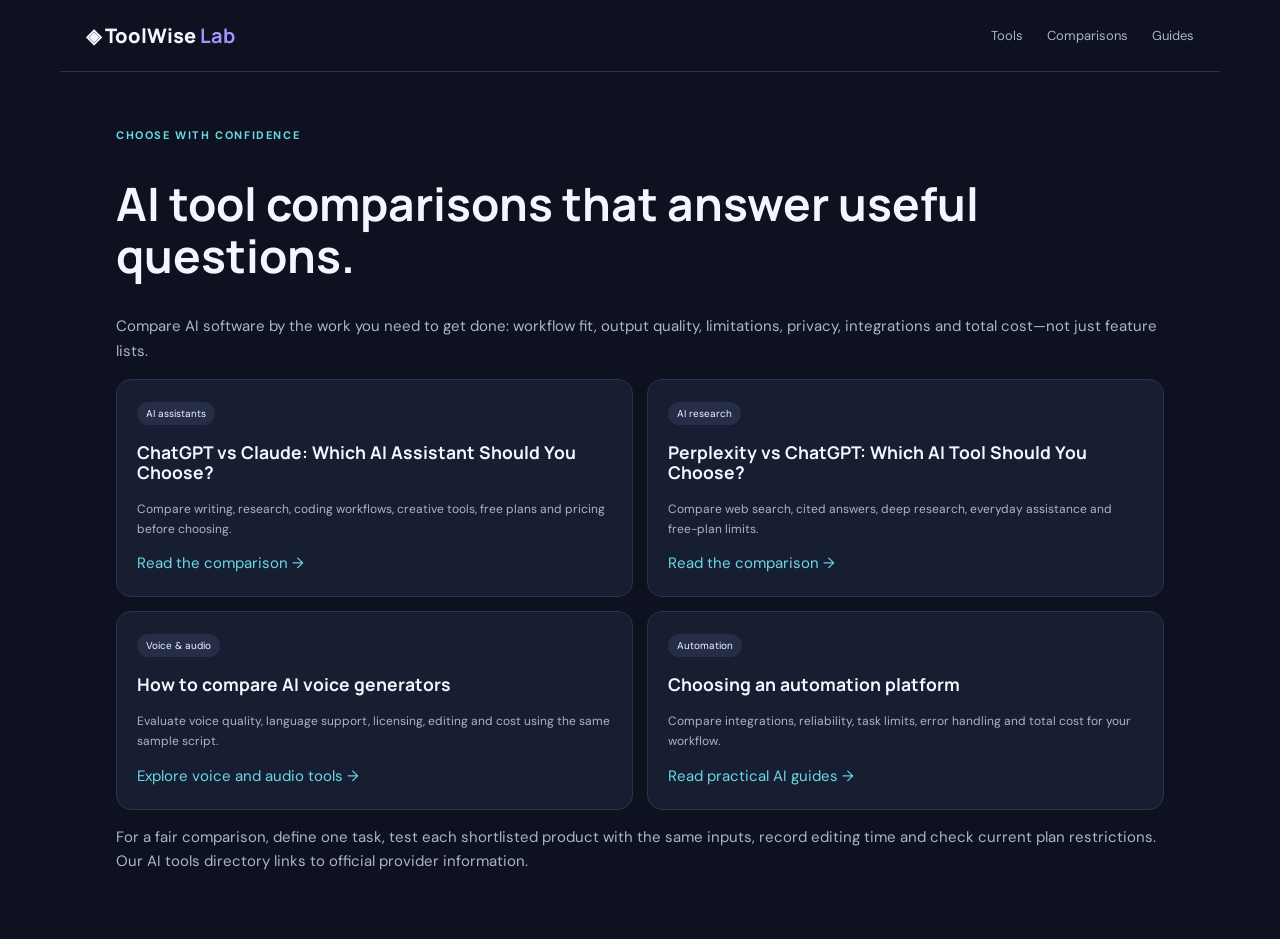
<file: comparisons/index.html>
<!doctype html><html lang="en"><head><meta charset="utf-8"><meta name="viewport" content="width=device-width,initial-scale=1"><meta name="description" content="Learn how to compare AI tools by real-world tasks, output quality, privacy, integrations, usage limits and total cost before choosing software."><meta name="robots" content="index,follow"><link rel="canonical" href="https://lausan05.github.io/toolwise-lab/comparisons/"><meta property="og:type" content="website"><meta property="og:title" content="AI Tool Comparisons: Choose Software with Confidence | ToolWise Lab"><meta property="og:description" content="Learn how to compare AI tools by real-world tasks, output quality, privacy, integrations, usage limits and total cost before choosing software."><meta property="og:url" content="https://lausan05.github.io/toolwise-lab/comparisons/"><meta property="og:site_name" content="ToolWise Lab"><meta name="twitter:card" content="summary"><meta name="twitter:title" content="AI Tool Comparisons: Choose Software with Confidence | ToolWise Lab"><meta name="twitter:description" content="Learn how to compare AI tools by real-world tasks, output quality, privacy, integrations, usage limits and total cost before choosing software."><title>AI Tool Comparisons: Choose Software with Confidence | ToolWise Lab</title><link rel="stylesheet" href="../assets/css/style.css"></head><body><header><a class="brand" href="../index.html">◈ ToolWise <b>Lab</b></a><nav><a href="../tools/index.html">Tools</a><a href="index.html">Comparisons</a><a href="../guides/index.html">Guides</a></nav></header><main class="page"><span class="eyebrow">Choose with confidence</span><h1>AI tool comparisons that answer useful questions.</h1><p>Compare AI software by the work you need to get done: workflow fit, output quality, limitations, privacy, integrations and total cost—not just feature lists.</p><div class="articlegrid"><article class="card"><span class="tag">AI assistants</span><h3>ChatGPT vs Claude: Which AI Assistant Should You Choose?</h3><p>Compare writing, research, coding workflows, creative tools, free plans and pricing before choosing.</p><a href="chatgpt-vs-claude.html">Read the comparison →</a></article><article class="card"><span class="tag">AI research</span><h3>Perplexity vs ChatGPT: Which AI Tool Should You Choose?</h3><p>Compare web search, cited answers, deep research, everyday assistance and free-plan limits.</p><a href="perplexity-vs-chatgpt.html">Read the comparison →</a></article><article class="card"><span class="tag">Voice & audio</span><h3>How to compare AI voice generators</h3><p>Evaluate voice quality, language support, licensing, editing and cost using the same sample script.</p><a href="../tools/index.html">Explore voice and audio tools →</a></article><article class="card"><span class="tag">Automation</span><h3>Choosing an automation platform</h3><p>Compare integrations, reliability, task limits, error handling and total cost for your workflow.</p><a href="../guides/index.html">Read practical AI guides →</a></article></div><p>For a fair comparison, define one task, test each shortlisted product with the same inputs, record editing time and check current plan restrictions. Our <a href="../tools/index.html">AI tools directory</a> links to official provider information.</p></main></body></html>
</file>
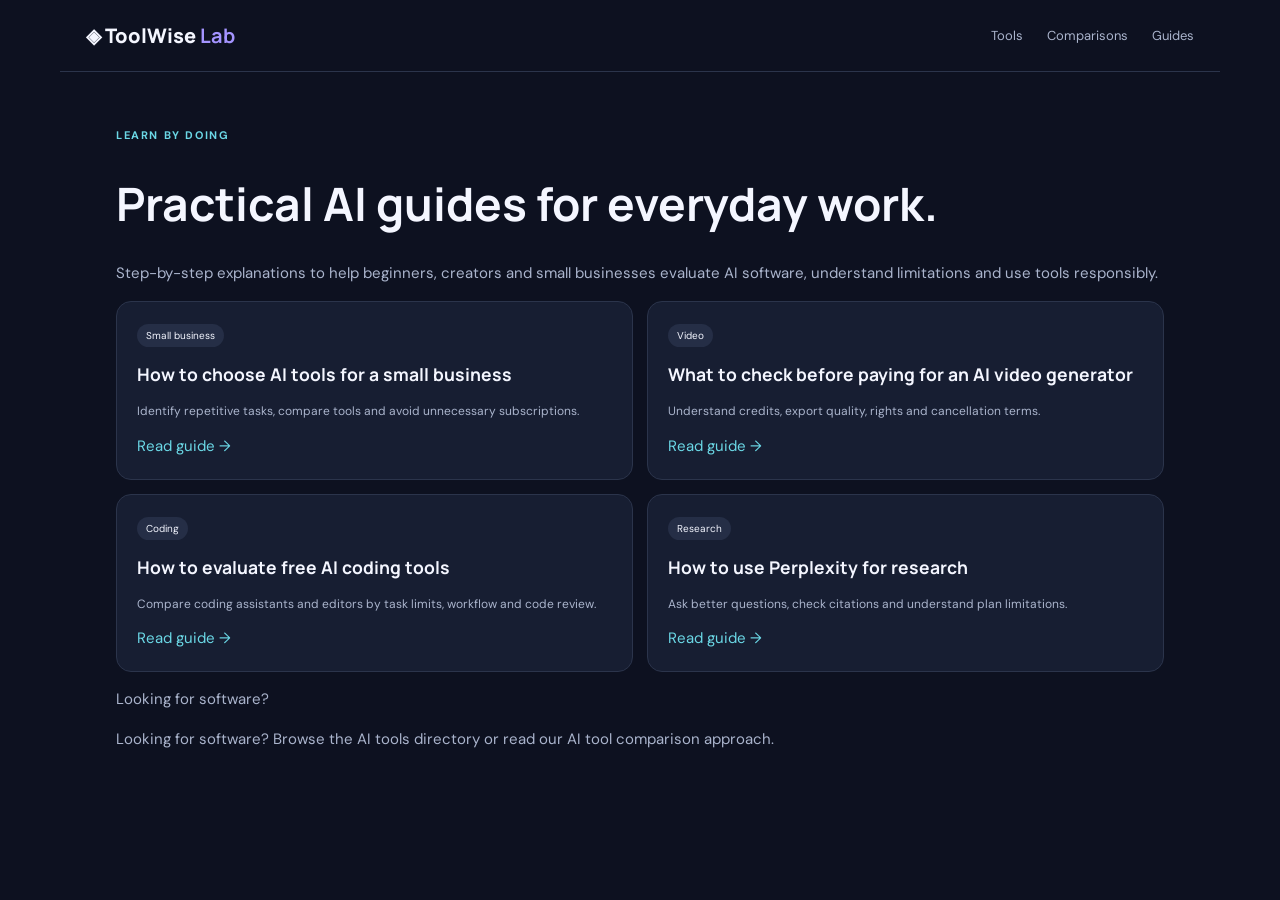
<file: guides/index.html>
<!doctype html><html lang="en"><head><meta charset="utf-8"><meta name="viewport" content="width=device-width,initial-scale=1"><meta name="description" content="Practical AI guides for beginners and small businesses. Learn how to choose AI software, evaluate video generators and test tools before paying."><meta name="robots" content="index,follow"><link rel="canonical" href="https://lausan05.github.io/toolwise-lab/guides/"><meta property="og:type" content="website"><meta property="og:title" content="Practical AI Guides for Beginners &amp; Small Businesses | ToolWise Lab"><meta property="og:description" content="Practical AI guides for beginners and small businesses. Learn how to choose AI software, evaluate video generators and test tools before paying."><meta property="og:url" content="https://lausan05.github.io/toolwise-lab/guides/"><meta property="og:site_name" content="ToolWise Lab"><meta name="twitter:card" content="summary"><meta name="twitter:title" content="Practical AI Guides for Beginners &amp; Small Businesses | ToolWise Lab"><meta name="twitter:description" content="Practical AI guides for beginners and small businesses. Learn how to choose AI software, evaluate video generators and test tools before paying."><title>Practical AI Guides for Beginners & Small Businesses | ToolWise Lab</title><link rel="stylesheet" href="../assets/css/style.css"></head><body><header><a class="brand" href="../index.html">◈ ToolWise <b>Lab</b></a><nav><a href="../tools/index.html">Tools</a><a href="../comparisons/index.html">Comparisons</a><a href="index.html">Guides</a></nav></header><main class="page"><span class="eyebrow">Learn by doing</span><h1>Practical AI guides for everyday work.</h1><p>Step-by-step explanations to help beginners, creators and small businesses evaluate AI software, understand limitations and use tools responsibly.</p><div class="articlegrid"><article class="card"><span class="tag">Small business</span><h3>How to choose AI tools for a small business</h3><p>Identify repetitive tasks, compare tools and avoid unnecessary subscriptions.</p><a href="choose-ai-tools.html">Read guide →</a></article><article class="card"><span class="tag">Video</span><h3>What to check before paying for an AI video generator</h3><p>Understand credits, export quality, rights and cancellation terms.</p><a href="video-tool-checklist.html">Read guide →</a></article><article class="card"><span class="tag">Coding</span><h3>How to evaluate free AI coding tools</h3><p>Compare coding assistants and editors by task limits, workflow and code review.</p><a href="free-ai-coding-tools.html">Read guide →</a></article><article class="card"><span class="tag">Research</span><h3>How to use Perplexity for research</h3><p>Ask better questions, check citations and understand plan limitations.</p><a href="perplexity-ai-research-guide.html">Read guide →</a></article></div><p>Looking for software?</div><p>Looking for software? Browse the <a href="../tools/index.html">AI tools directory</a> or read our <a href="../comparisons/index.html">AI tool comparison approach</a>.</p></main></body></html>
</file>
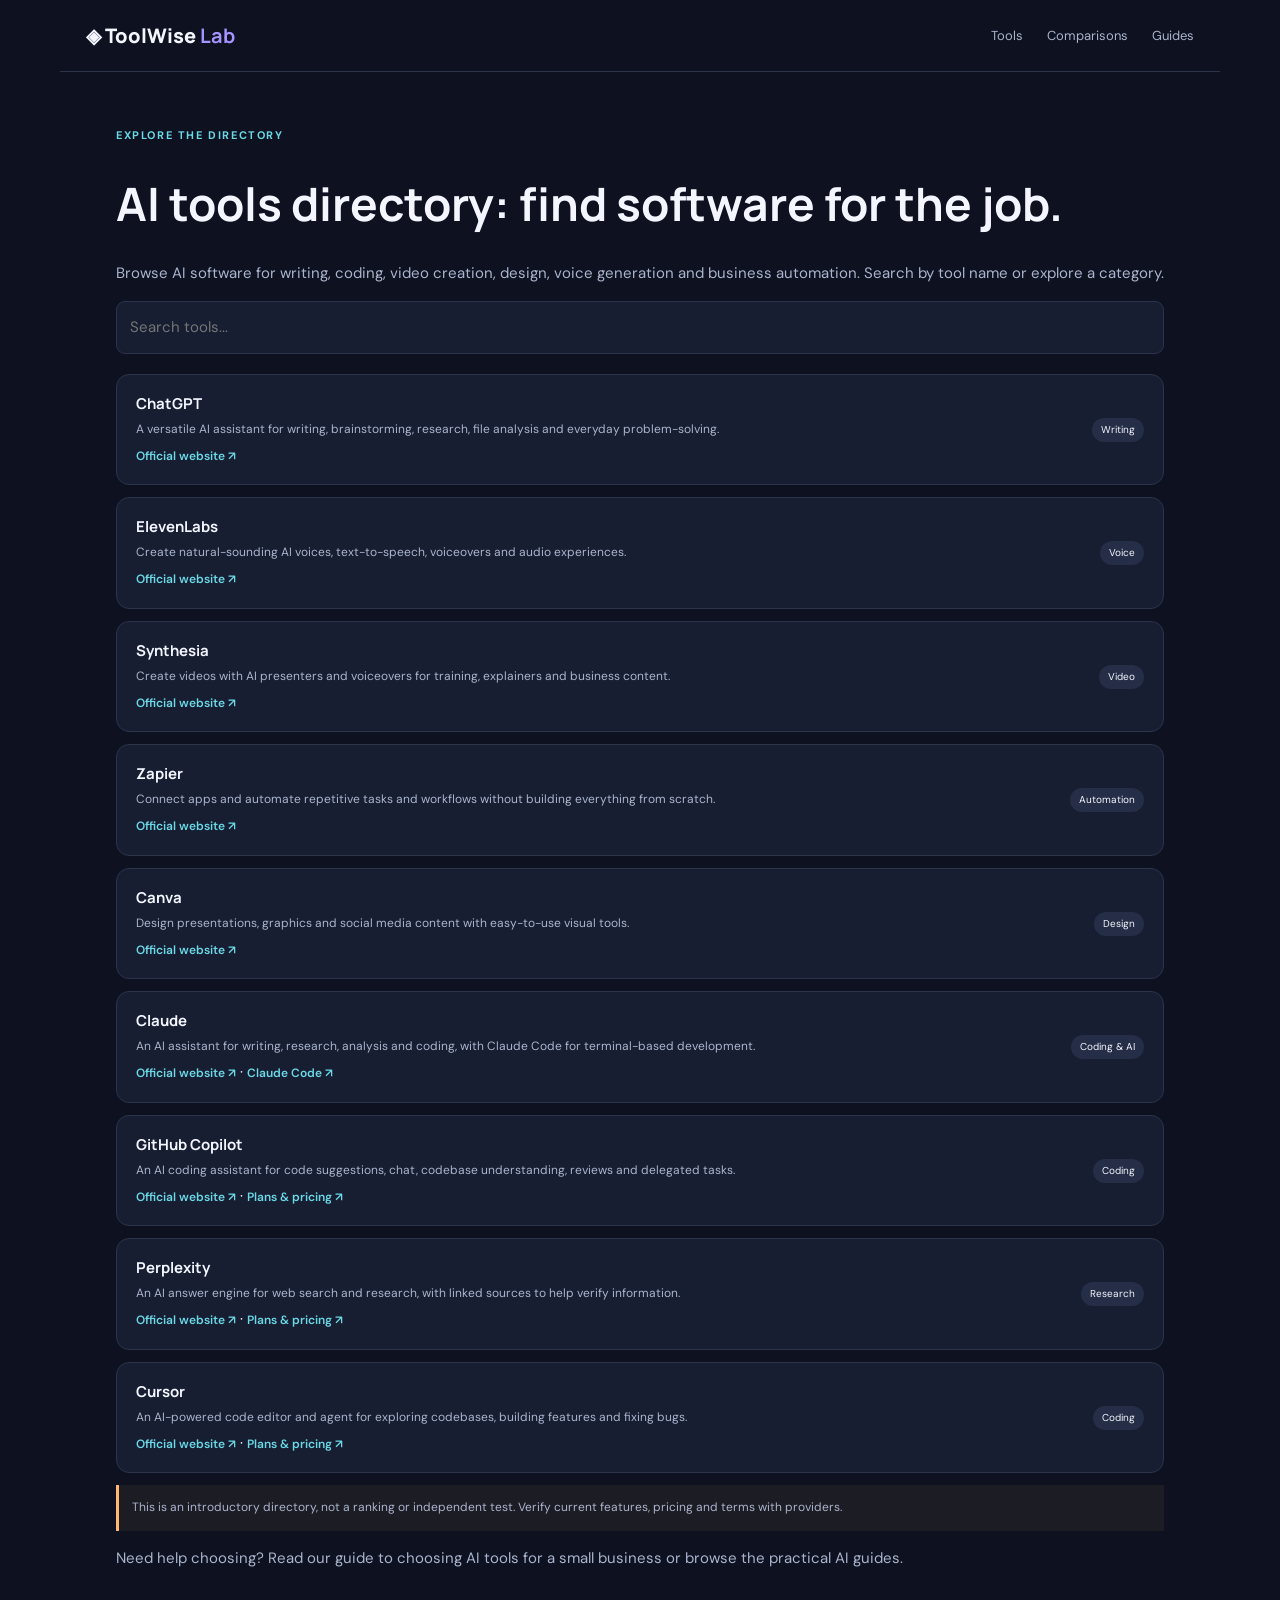
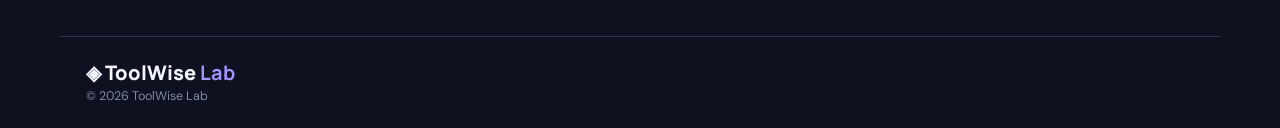
<file: tools/index.html>
<!doctype html>
<html lang="en">
<head>
<meta charset="utf-8">
<meta name="viewport" content="width=device-width,initial-scale=1">
<meta name="description" content="Browse an AI tools directory covering writing, coding, video, design, voice and automation. Find official websites and compare tools for your workflow.">
<meta name="robots" content="index,follow"><link rel="canonical" href="https://lausan05.github.io/toolwise-lab/tools/"><meta property="og:type" content="website"><meta property="og:title" content="AI Tools Directory: Writing, Coding, Video &amp; More | ToolWise Lab"><meta property="og:description" content="Browse an AI tools directory covering writing, coding, video, design, voice and automation. Find official websites and compare tools for your workflow."><meta property="og:url" content="https://lausan05.github.io/toolwise-lab/tools/"><meta property="og:site_name" content="ToolWise Lab"><meta name="twitter:card" content="summary"><meta name="twitter:title" content="AI Tools Directory: Writing, Coding, Video &amp; More | ToolWise Lab"><meta name="twitter:description" content="Browse an AI tools directory covering writing, coding, video, design, voice and automation. Find official websites and compare tools for your workflow.">
<title>AI Tools Directory: Writing, Coding, Video & More | ToolWise Lab</title>
<link rel="stylesheet" href="../assets/css/style.css?v=20261107-4">
<script defer src="../assets/js/main.js"></script>
</head>
<body>
<header><a class="brand" href="../index.html">◈ ToolWise <b>Lab</b></a><button class="menu">☰</button><nav><a href="index.html">Tools</a><a href="../comparisons/index.html">Comparisons</a><a href="../guides/index.html">Guides</a></nav></header>
<main class="page tools-directory">
<span class="eyebrow">Explore the directory</span>
<h1>AI tools directory: find software for the job.</h1>
<p>Browse AI software for writing, coding, video creation, design, voice generation and business automation. Search by tool name or explore a category.</p>
<input class="search" type="search" placeholder="Search tools..." data-search aria-label="Search tools">
<div class="tool-list">
<article id="chatgpt" data-tool class="toolrow tool-card"><div class="tool-info"><b>ChatGPT</b><p>A versatile AI assistant for writing, brainstorming, research, file analysis and everyday problem-solving.</p><a href="https://chatgpt.com/" target="_blank" rel="noopener">Official website ↗</a></div><span class="tag">Writing</span></article>
<article id="elevenlabs" data-tool class="toolrow tool-card"><div class="tool-info"><b>ElevenLabs</b><p>Create natural-sounding AI voices, text-to-speech, voiceovers and audio experiences.</p><a href="https://elevenlabs.io/" target="_blank" rel="noopener">Official website ↗</a></div><span class="tag">Voice</span></article>
<article id="synthesia" data-tool class="toolrow tool-card"><div class="tool-info"><b>Synthesia</b><p>Create videos with AI presenters and voiceovers for training, explainers and business content.</p><a href="https://www.synthesia.io/" target="_blank" rel="noopener">Official website ↗</a></div><span class="tag">Video</span></article>
<article id="zapier" data-tool class="toolrow tool-card"><div class="tool-info"><b>Zapier</b><p>Connect apps and automate repetitive tasks and workflows without building everything from scratch.</p><a href="https://zapier.com/" target="_blank" rel="noopener">Official website ↗</a></div><span class="tag">Automation</span></article>
<article id="canva" data-tool class="toolrow tool-card"><div class="tool-info"><b>Canva</b><p>Design presentations, graphics and social media content with easy-to-use visual tools.</p><a href="https://www.canva.com/" target="_blank" rel="noopener">Official website ↗</a></div><span class="tag">Design</span></article>
<article id="claude" data-tool class="toolrow tool-card"><div class="tool-info"><b>Claude</b><p>An AI assistant for writing, research, analysis and coding, with Claude Code for terminal-based development.</p><a href="https://claude.ai/" target="_blank" rel="noopener">Official website ↗</a> · <a href="https://claude.com/product/claude-code" target="_blank" rel="noopener">Claude Code ↗</a></div><span class="tag">Coding & AI</span></article>
<article id="github-copilot" data-tool class="toolrow tool-card"><div class="tool-info"><b>GitHub Copilot</b><p>An AI coding assistant for code suggestions, chat, codebase understanding, reviews and delegated tasks.</p><a href="https://github.com/features/copilot" target="_blank" rel="noopener">Official website ↗</a> · <a href="https://github.com/features/copilot/plans" target="_blank" rel="noopener">Plans & pricing ↗</a></div><span class="tag">Coding</span></article>
<article id="perplexity" data-tool class="toolrow tool-card"><div class="tool-info"><b>Perplexity</b><p>An AI answer engine for web search and research, with linked sources to help verify information.</p><a href="https://www.perplexity.ai/" target="_blank" rel="noopener">Official website ↗</a> · <a href="https://www.perplexity.ai/enterprise/pricing" target="_blank" rel="noopener">Plans & pricing ↗</a></div><span class="tag">Research</span></article>
<article id="cursor" data-tool class="toolrow tool-card"><div class="tool-info"><b>Cursor</b><p>An AI-powered code editor and agent for exploring codebases, building features and fixing bugs.</p><a href="https://cursor.com/" target="_blank" rel="noopener">Official website ↗</a> · <a href="https://cursor.com/pricing" target="_blank" rel="noopener">Plans & pricing ↗</a></div><span class="tag">Coding</span></article>
</div>
<p class="disclaimer">This is an introductory directory, not a ranking or independent test. Verify current features, pricing and terms with providers.</p>
<p>Need help choosing? Read our <a href="../guides/choose-ai-tools.html">guide to choosing AI tools for a small business</a> or browse the <a href="../guides/index.html">practical AI guides</a>.</p>
</main>
<footer><a class="brand" href="../index.html">◈ ToolWise <b>Lab</b></a><small>© <span data-year></span> ToolWise Lab</small></footer>
</body>
</html>
</file>
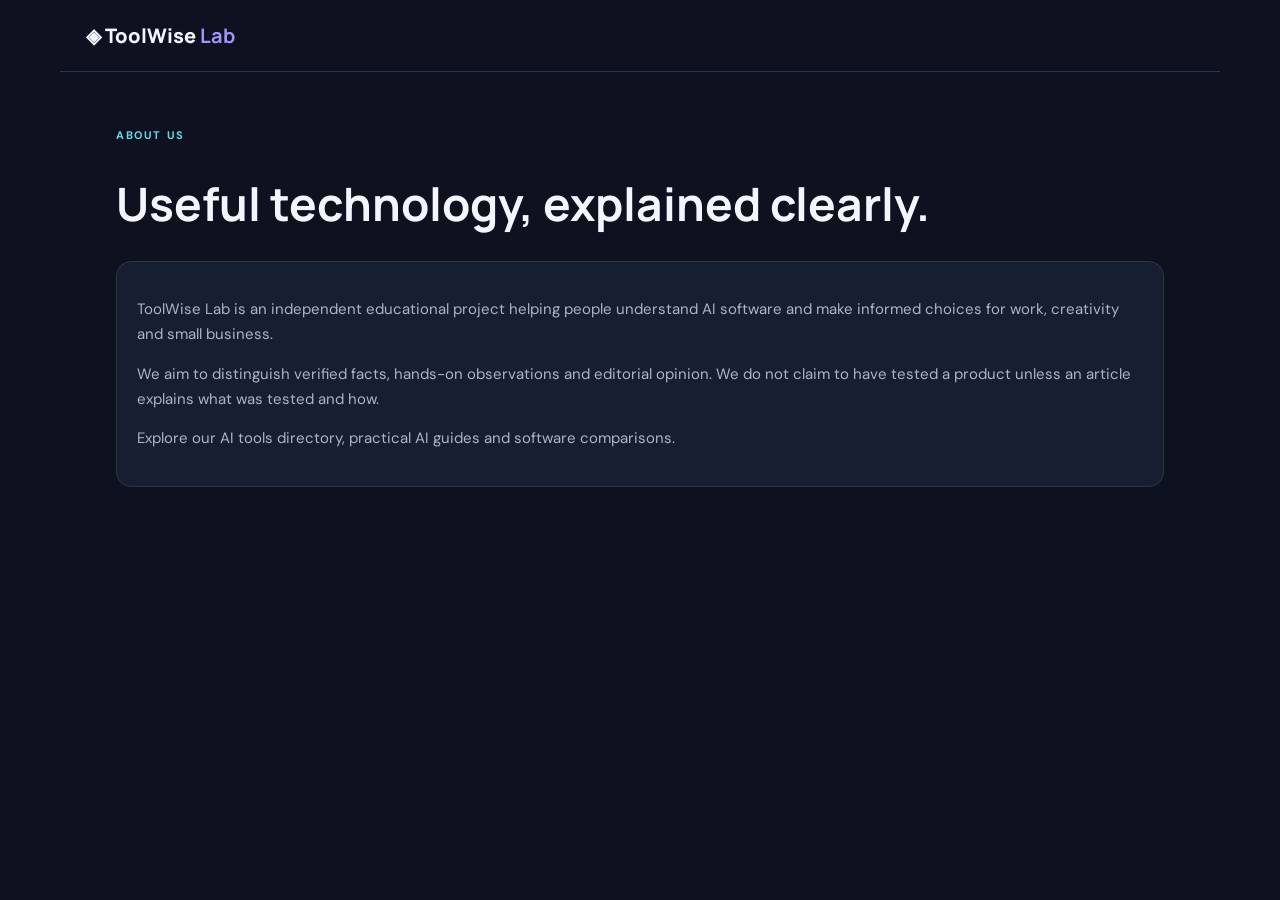
<file: about.html>
<!doctype html><html lang="en"><head><meta charset="utf-8"><meta name="viewport" content="width=device-width,initial-scale=1"><meta name="description" content="Learn about ToolWise Lab, an independent educational project explaining AI software, practical workflows and informed technology choices."><meta name="robots" content="index,follow"><title>About ToolWise Lab | Practical AI Software Guidance</title><link rel="stylesheet" href="assets/css/style.css"></head><body><header><a class="brand" href="index.html">◈ ToolWise <b>Lab</b></a></header><main class="page"><span class="eyebrow">About us</span><h1>Useful technology, explained clearly.</h1><article class="panel"><p>ToolWise Lab is an independent educational project helping people understand AI software and make informed choices for work, creativity and small business.</p><p>We aim to distinguish verified facts, hands-on observations and editorial opinion. We do not claim to have tested a product unless an article explains what was tested and how.</p><p>Explore our <a href="tools/index.html">AI tools directory</a>, practical <a href="guides/index.html">AI guides</a> and <a href="comparisons/index.html">software comparisons</a>.</p></article></main></body></html>
</file>
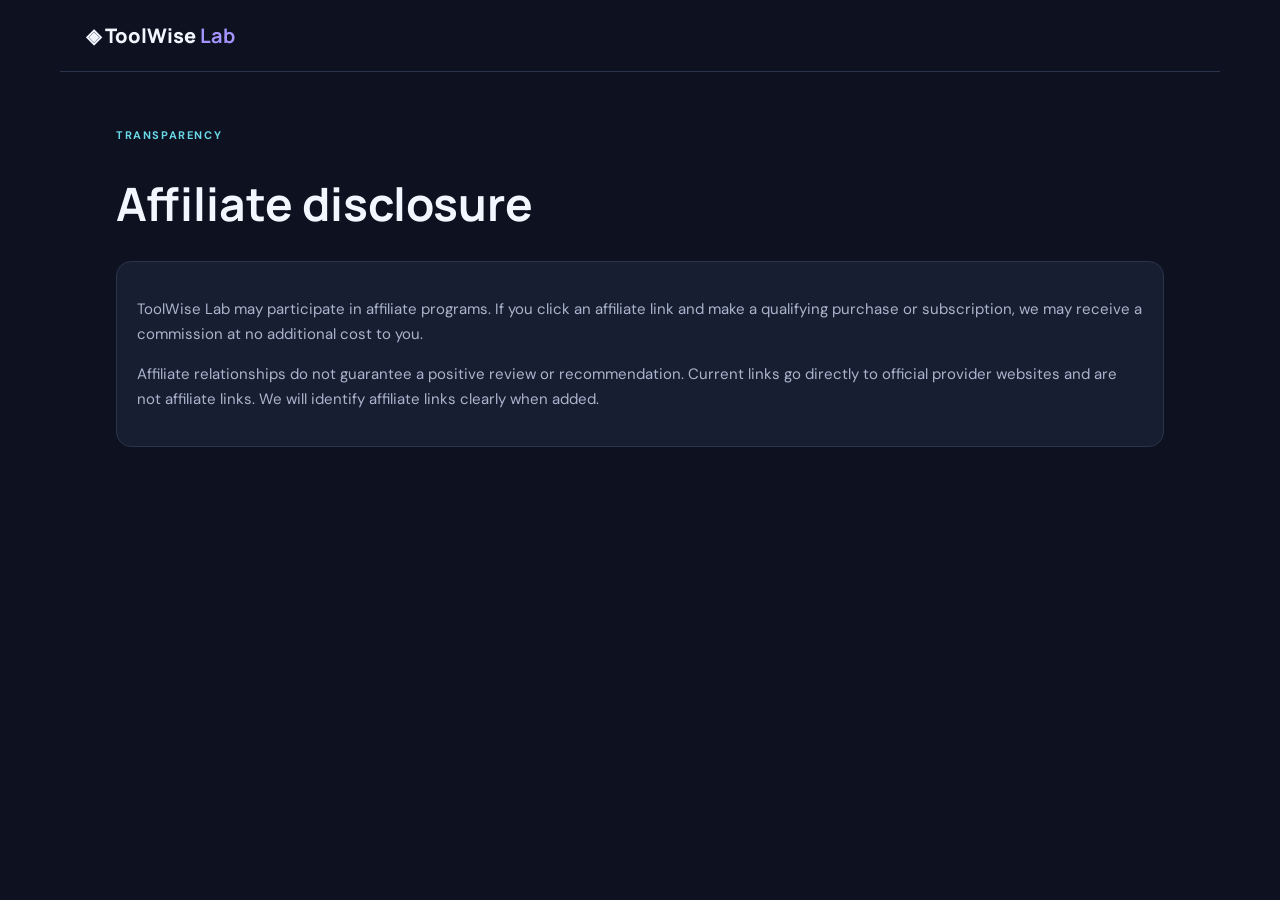
<file: affiliate-disclosure.html>
<!doctype html><html lang="en"><head><meta charset="utf-8"><meta name="viewport" content="width=device-width,initial-scale=1"><meta name="description" content="Read the ToolWise Lab affiliate disclosure and learn how potential commissions and commercial relationships are identified."><meta name="robots" content="index,follow"><title>Affiliate Disclosure | ToolWise Lab</title><link rel="stylesheet" href="assets/css/style.css"></head><body><header><a class="brand" href="index.html">◈ ToolWise <b>Lab</b></a></header><main class="page"><span class="eyebrow">Transparency</span><h1>Affiliate disclosure</h1><article class="panel"><p>ToolWise Lab may participate in affiliate programs. If you click an affiliate link and make a qualifying purchase or subscription, we may receive a commission at no additional cost to you.</p><p>Affiliate relationships do not guarantee a positive review or recommendation. Current links go directly to official provider websites and are not affiliate links. We will identify affiliate links clearly when added.</p></article></main></body></html>
</file>
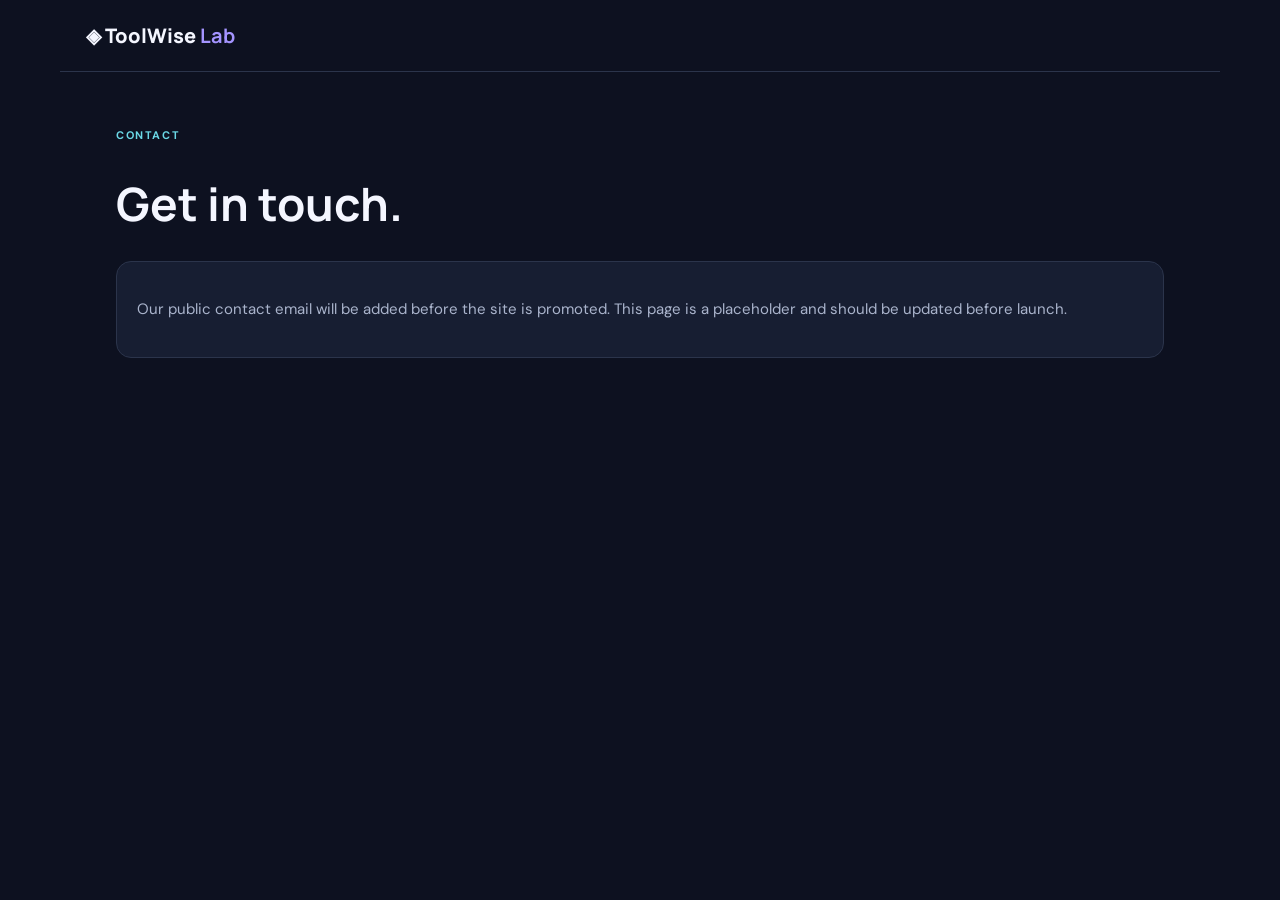
<file: contact.html>
<!doctype html><html lang="en"><head><meta charset="utf-8"><meta name="viewport" content="width=device-width,initial-scale=1"><meta name="description" content="Contact page for ToolWise Lab. Public contact details will be published here before the project is promoted."><meta name="robots" content="index,follow"><title>Contact ToolWise Lab</title><link rel="stylesheet" href="assets/css/style.css"></head><body><header><a class="brand" href="index.html">◈ ToolWise <b>Lab</b></a></header><main class="page"><span class="eyebrow">Contact</span><h1>Get in touch.</h1><article class="panel"><p>Our public contact email will be added before the site is promoted. This page is a placeholder and should be updated before launch.</p></article></main></body></html>
</file>
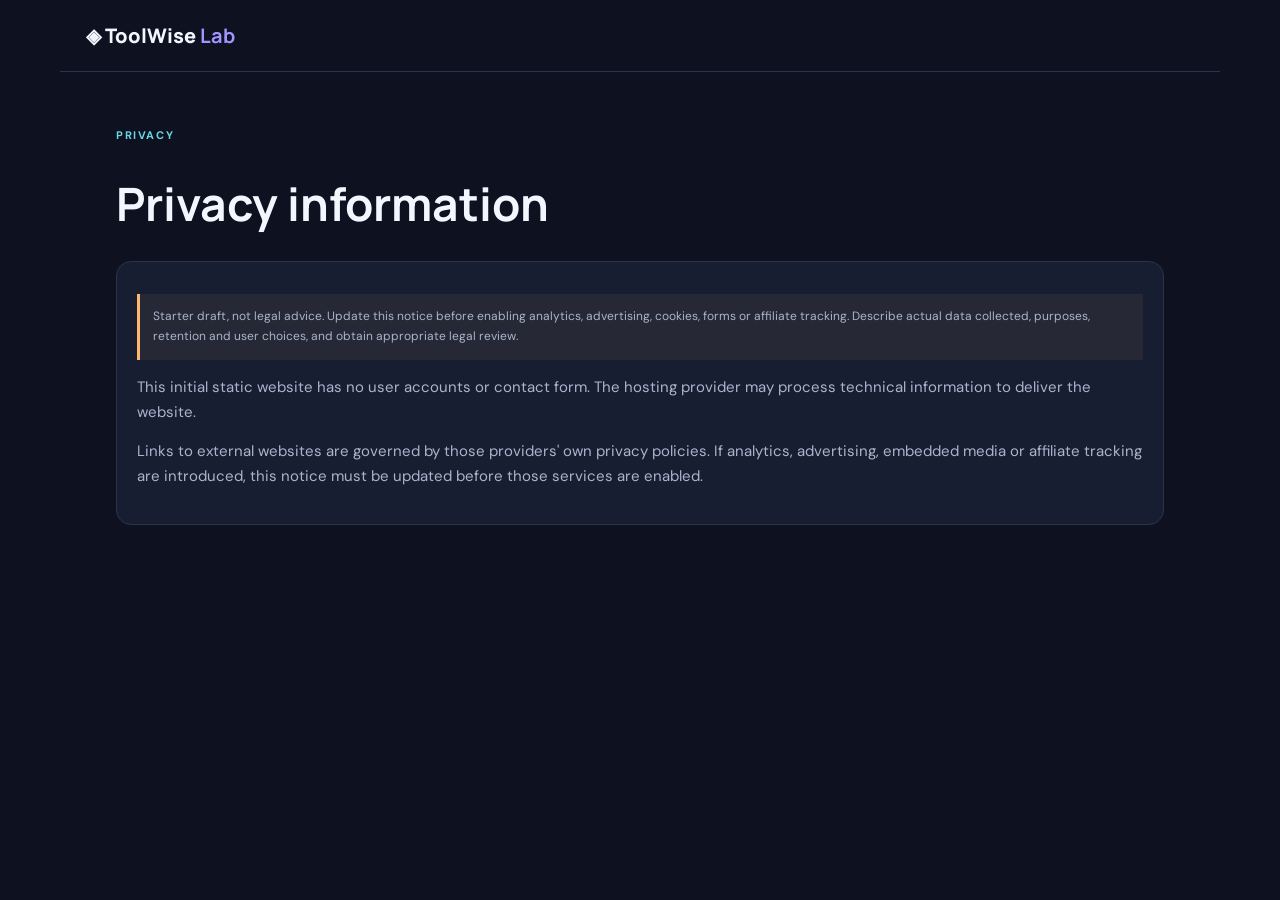
<file: privacy.html>
<!doctype html><html lang="en"><head><meta charset="utf-8"><meta name="viewport" content="width=device-width,initial-scale=1"><meta name="description" content="Read the current ToolWise Lab privacy information, including the site's static setup, hosting and external website links."><meta name="robots" content="index,follow"><title>Privacy Information | ToolWise Lab</title><link rel="stylesheet" href="assets/css/style.css"></head><body><header><a class="brand" href="index.html">◈ ToolWise <b>Lab</b></a></header><main class="page"><span class="eyebrow">Privacy</span><h1>Privacy information</h1><article class="panel"><p class="disclaimer">Starter draft, not legal advice. Update this notice before enabling analytics, advertising, cookies, forms or affiliate tracking. Describe actual data collected, purposes, retention and user choices, and obtain appropriate legal review.</p><p>This initial static website has no user accounts or contact form. The hosting provider may process technical information to deliver the website.</p><p>Links to external websites are governed by those providers' own privacy policies. If analytics, advertising, embedded media or affiliate tracking are introduced, this notice must be updated before those services are enabled.</p></article></main></body></html>
</file>
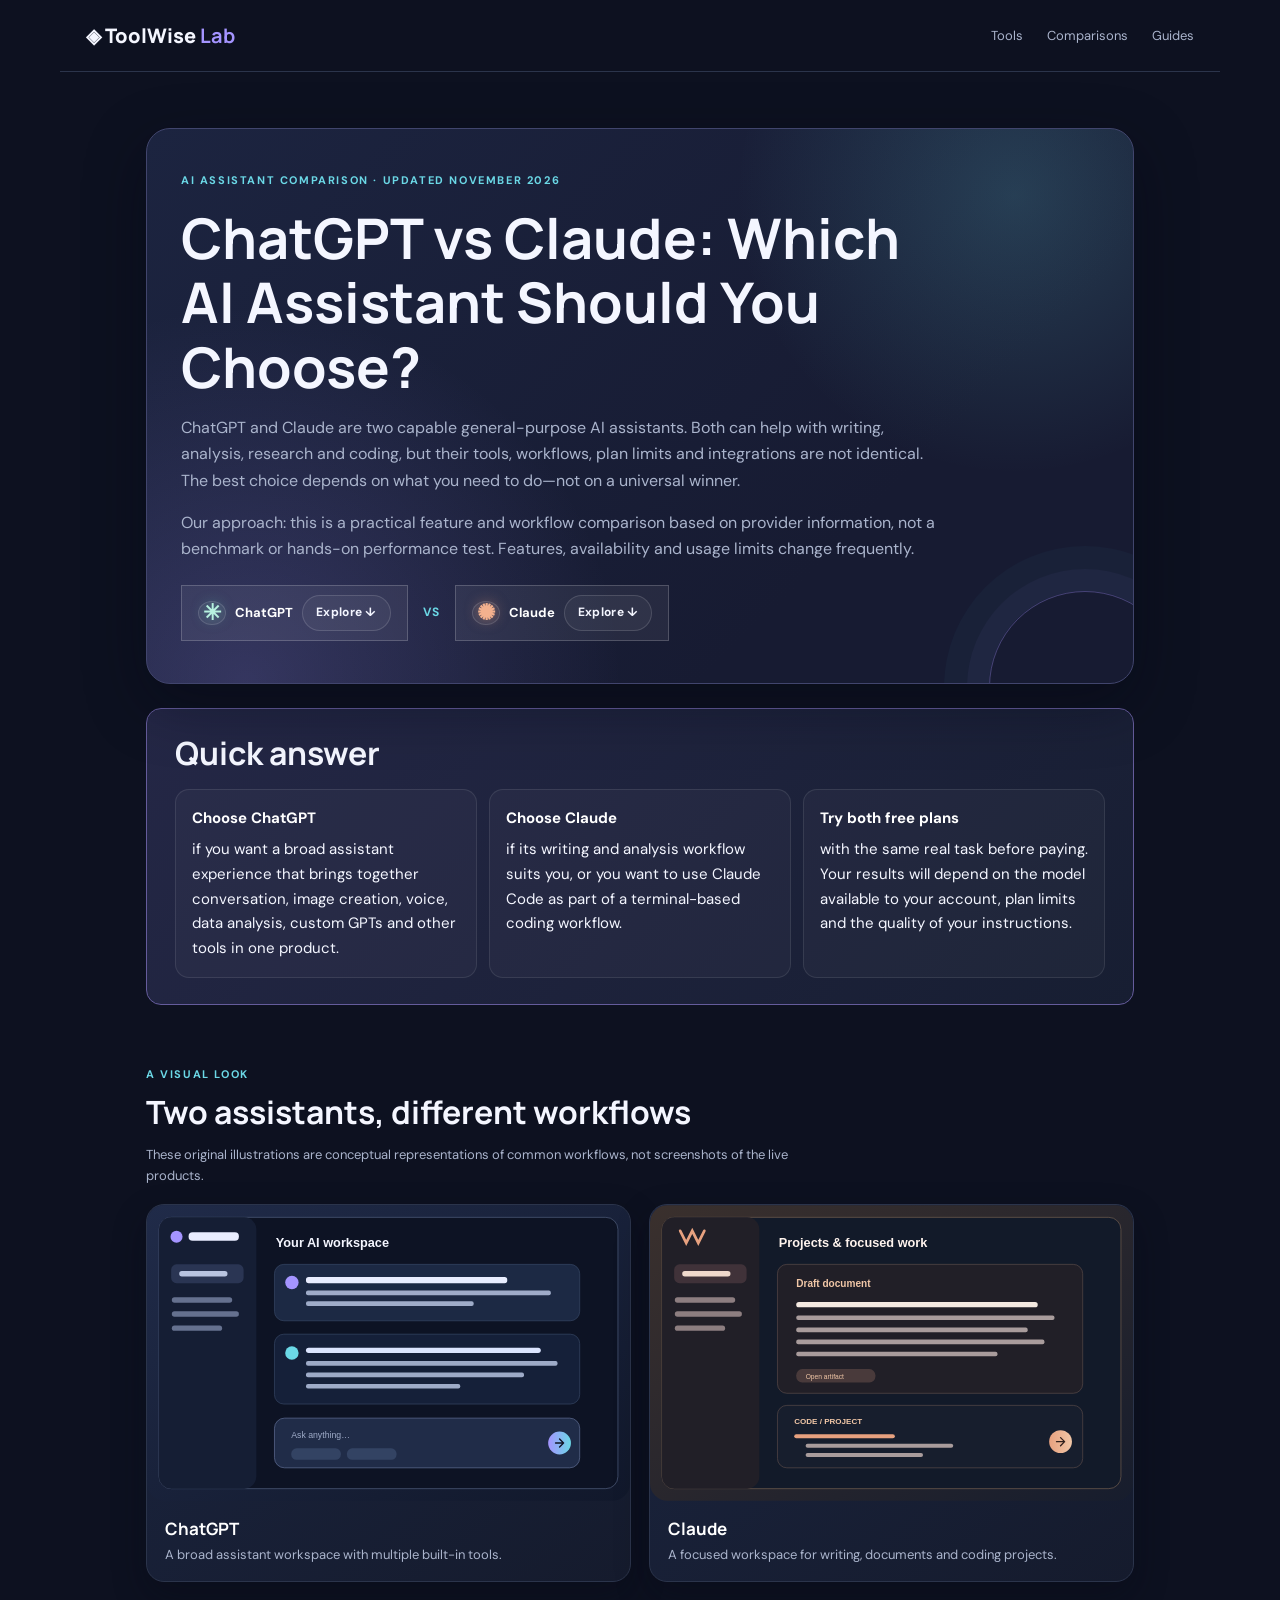
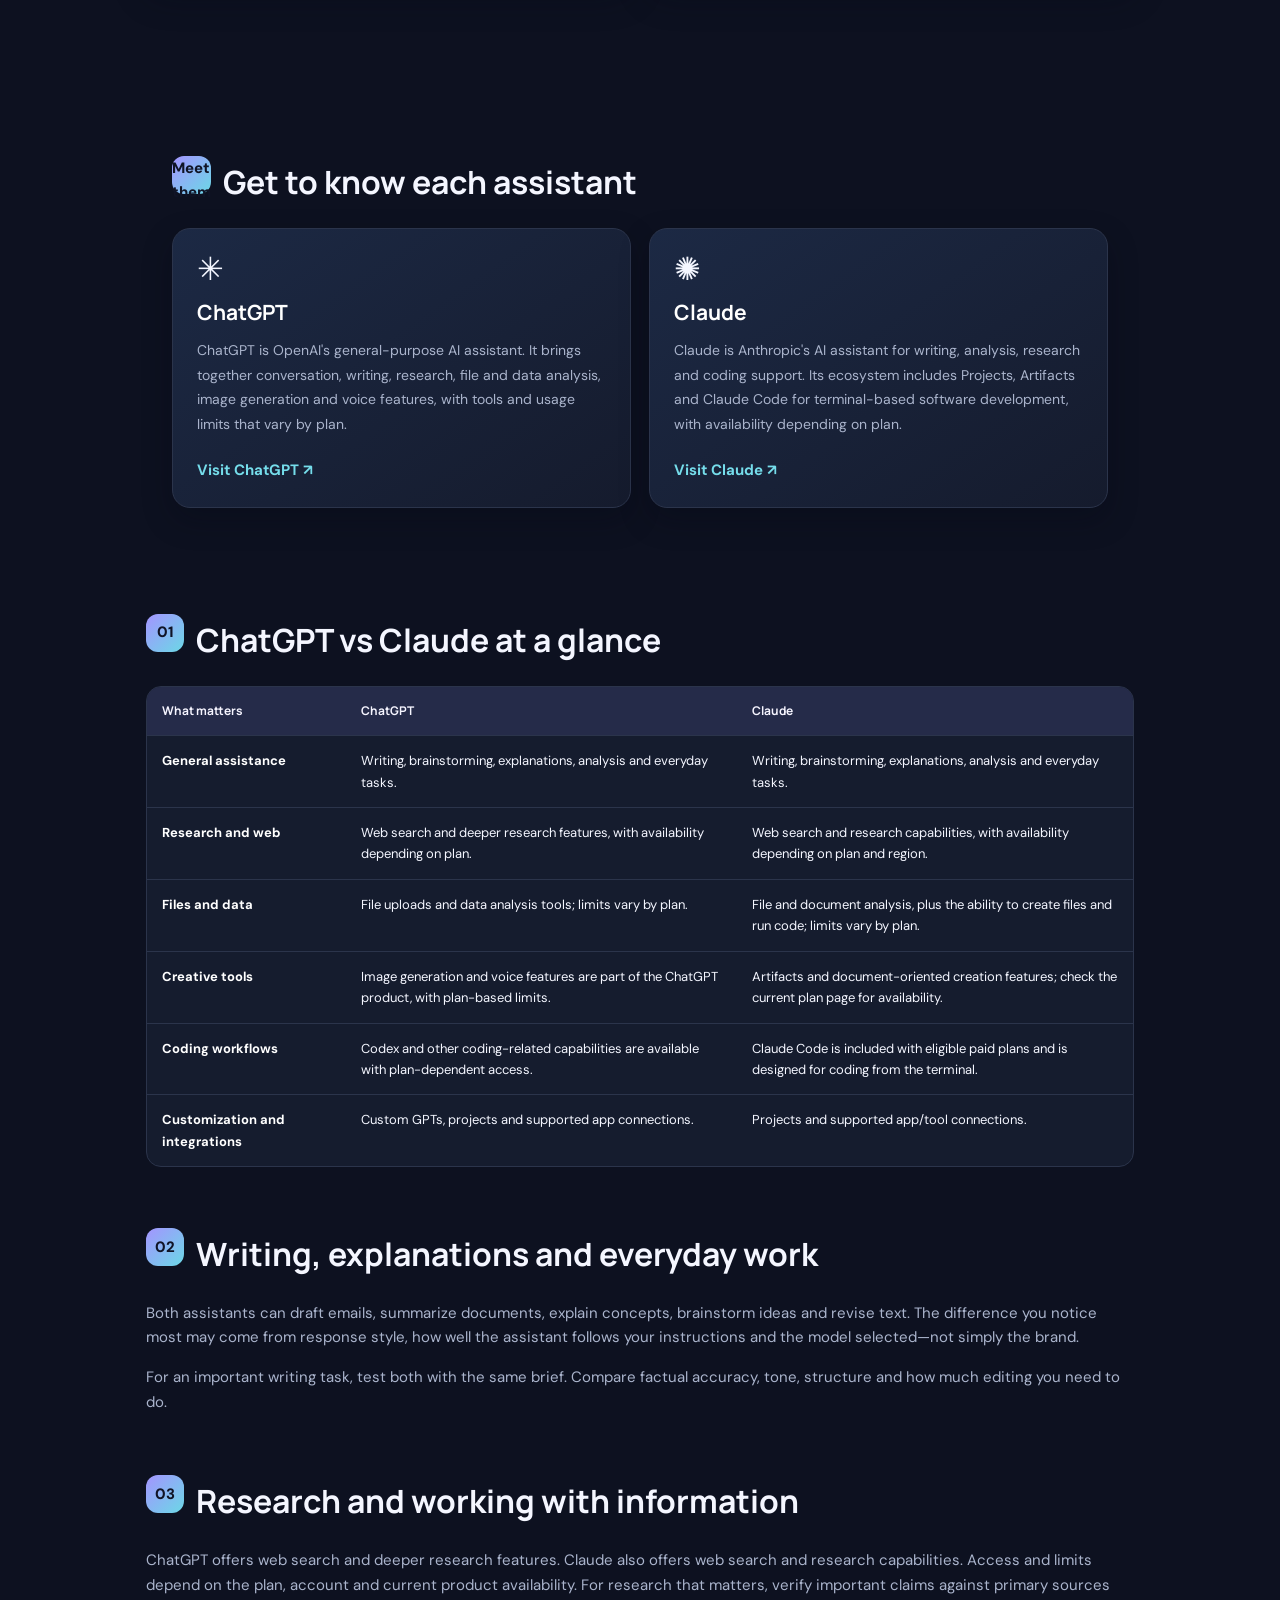
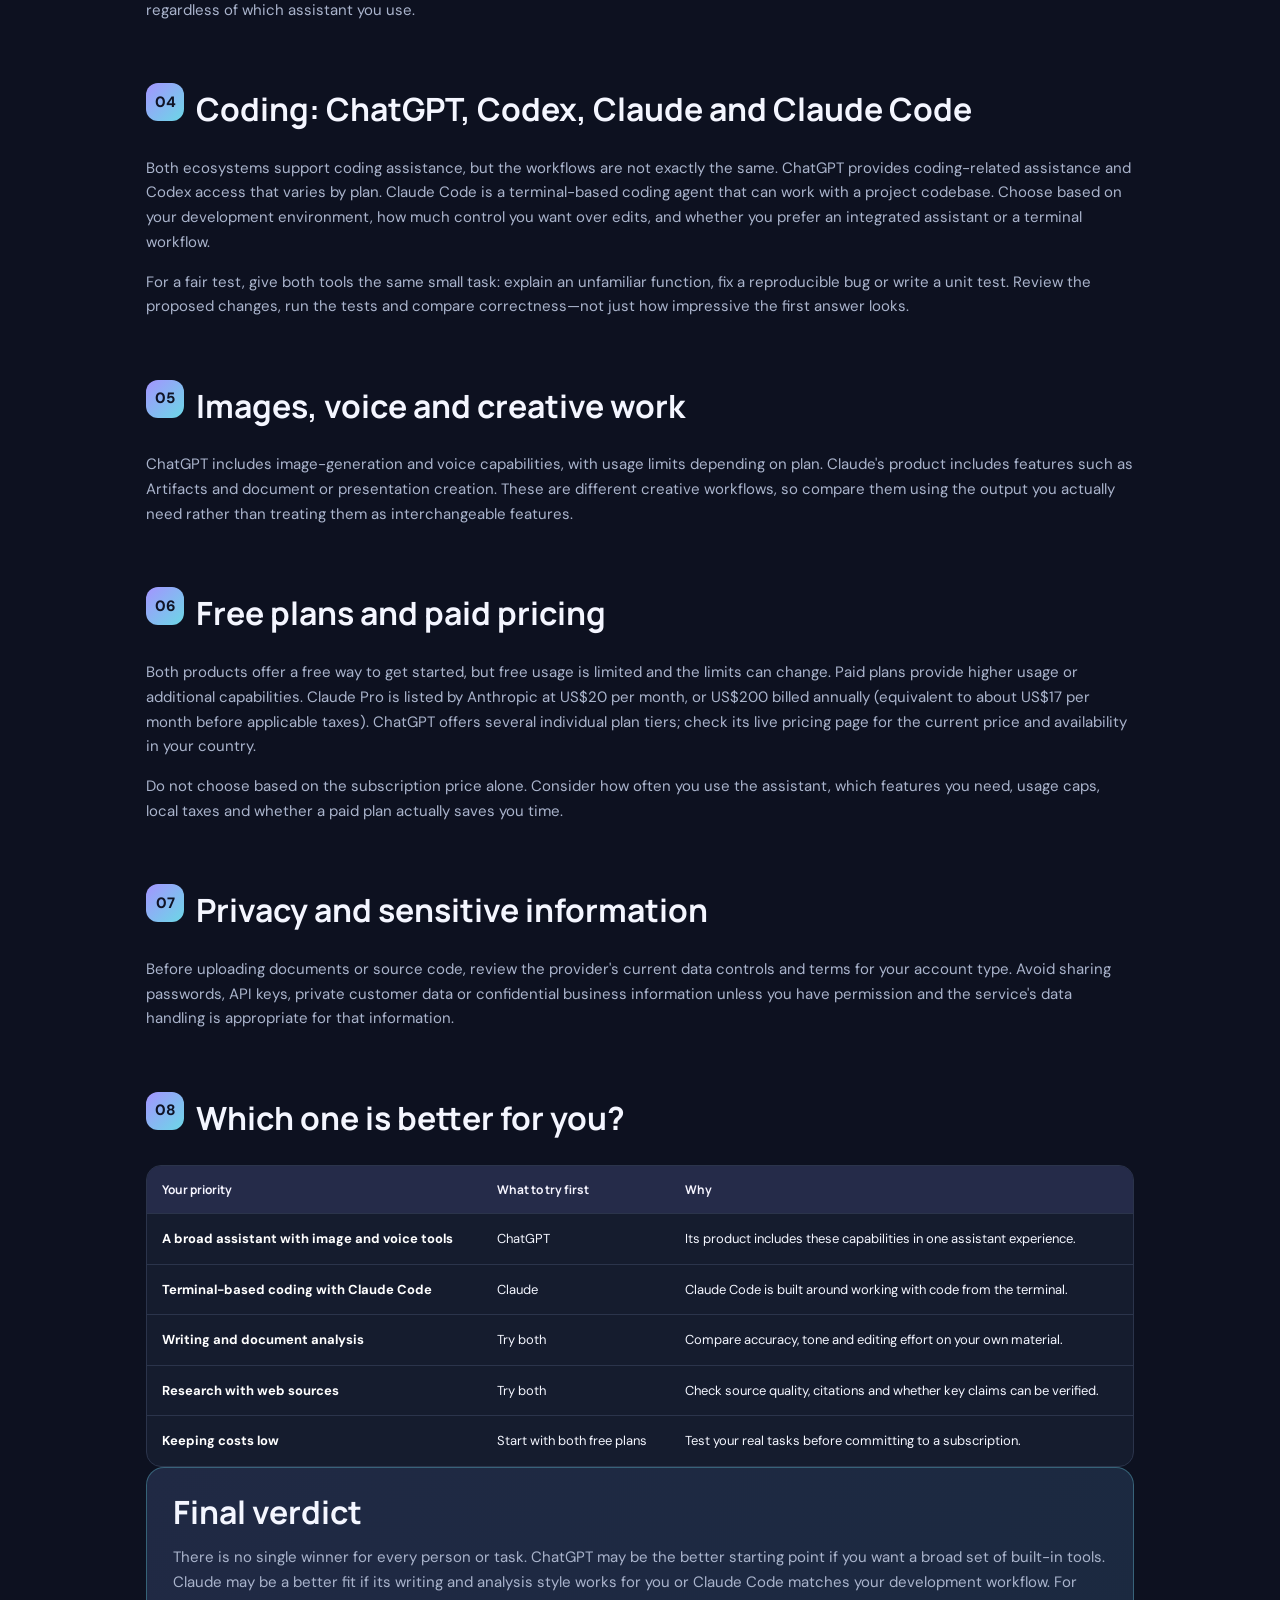
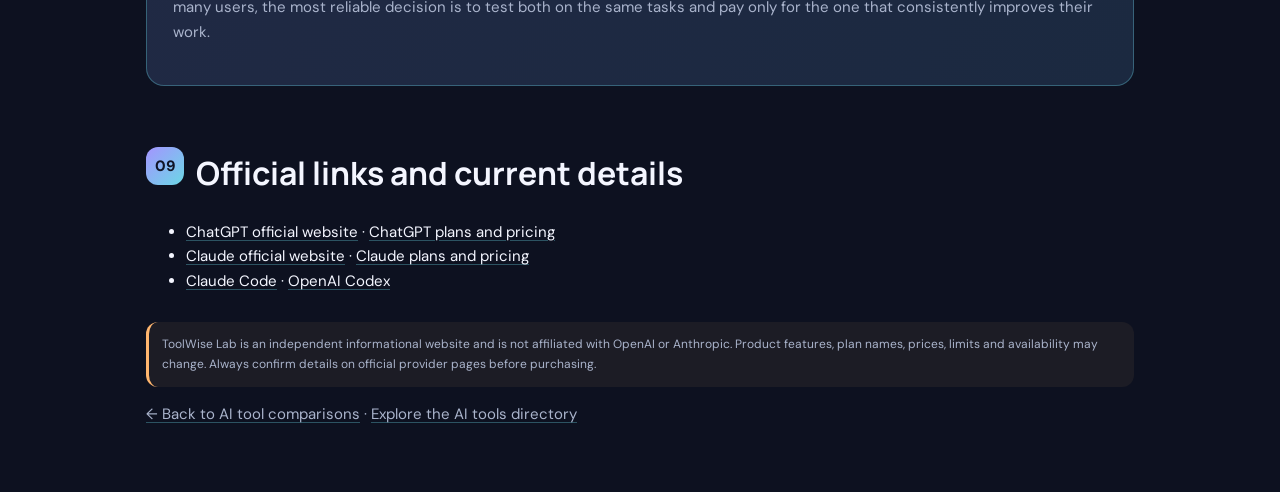
<file: comparisons/chatgpt-vs-claude.html>
<!doctype html>
<html lang="en">
<head>
<meta charset="utf-8">
<meta name="viewport" content="width=device-width,initial-scale=1">
<meta name="description" content="ChatGPT vs Claude: compare writing, research, coding, file analysis, integrations, free plans and pricing to choose the right AI assistant for your workflow.">
<meta name="robots" content="index,follow"><link rel="canonical" href="https://lausan05.github.io/toolwise-lab/comparisons/chatgpt-vs-claude.html"><meta property="og:type" content="website"><meta property="og:title" content="ChatGPT vs Claude: Which AI Assistant Should You Choose? | ToolWise Lab"><meta property="og:description" content="ChatGPT vs Claude: compare writing, research, coding, file analysis, integrations, free plans and pricing to choose the right AI assistant for your workflow."><meta property="og:url" content="https://lausan05.github.io/toolwise-lab/comparisons/chatgpt-vs-claude.html"><meta property="og:site_name" content="ToolWise Lab"><meta name="twitter:card" content="summary"><meta name="twitter:title" content="ChatGPT vs Claude: Which AI Assistant Should You Choose? | ToolWise Lab"><meta name="twitter:description" content="ChatGPT vs Claude: compare writing, research, coding, file analysis, integrations, free plans and pricing to choose the right AI assistant for your workflow.">
<title>ChatGPT vs Claude: Which AI Assistant Should You Choose? | ToolWise Lab</title>
<link rel="stylesheet" href="../assets/css/style.css?v=20261107-4">
</head>
<body>
<header><a class="brand" href="../index.html">◈ ToolWise <b>Lab</b></a><nav><a href="../tools/index.html">Tools</a><a href="index.html">Comparisons</a><a href="../guides/index.html">Guides</a></nav></header>
<main class="page comparison-page">
<section class="compare-hero"><span class="eyebrow">AI assistant comparison · Updated November 2026</span>
<h1>ChatGPT vs Claude: Which AI Assistant Should You Choose?</h1>
<p>ChatGPT and Claude are two capable general-purpose AI assistants. Both can help with writing, analysis, research and coding, but their tools, workflows, plan limits and integrations are not identical. The best choice depends on what you need to do—not on a universal winner.</p>
<p class="note">Our approach: this is a practical feature and workflow comparison based on provider information, not a benchmark or hands-on performance test. Features, availability and usage limits change frequently.</p><div class="brand-pills" aria-label="Jump to ChatGPT or Claude description"><a class="brand-pill" href="../tools/index.html#chatgpt" aria-label="Go to ChatGPT description"><span class="brand-mark chatgpt-mark" aria-hidden="true">✳</span><strong>ChatGPT</strong><span class="jump-hint">Explore ↓</span></a><b class="versus-mark">VS</b><a class="brand-pill" href="../tools/index.html#claude" aria-label="Go to Claude description"><span class="brand-mark claude-mark" aria-hidden="true">✺</span><strong>Claude</strong><span class="jump-hint">Explore ↓</span></a></div></section>

<article class="panel quick-panel">
<h2>Quick answer</h2>
<div class="quick-grid"><div class="quick-pick"><strong>Choose ChatGPT</strong> if you want a broad assistant experience that brings together conversation, image creation, voice, data analysis, custom GPTs and other tools in one product.</div><div class="quick-pick"><strong>Choose Claude</strong> if its writing and analysis workflow suits you, or you want to use Claude Code as part of a terminal-based coding workflow.</div><div class="quick-pick"><strong>Try both free plans</strong> with the same real task before paying. Your results will depend on the model available to your account, plan limits and the quality of your instructions.</div></div>
</article>

<section class="visual-tour" aria-label="Visual comparison of assistant workflows">
  <div class="visual-tour-heading"><span class="eyebrow">A visual look</span><h2>Two assistants, different workflows</h2><p>These original illustrations are conceptual representations of common workflows, not screenshots of the live products.</p></div>
  <div class="visual-tour-grid">
    <figure class="visual-card"><img src="../assets/images/chatgpt-workspace.svg" alt="Illustration of an AI assistant workspace with chat, tool shortcuts and a prompt box" loading="lazy"><figcaption><strong>ChatGPT</strong><span>A broad assistant workspace with multiple built-in tools.</span></figcaption></figure>
    <figure class="visual-card"><img src="../assets/images/claude-workspace.svg" alt="Illustration of a focused AI workspace with document and code project panels" loading="lazy"><figcaption><strong>Claude</strong><span>A focused workspace for writing, documents and coding projects.</span></figcaption></figure>
  </div>
</section>

<section class="assistant-profiles" aria-label="Assistant descriptions">
  <div class="section-heading"><span class="number">Meet them</span><h2>Get to know each assistant</h2></div>
  <div class="assistant-profile-grid">
    <article class="assistant-profile" id="chatgpt-profile"><span class="profile-symbol chatgpt-mark" aria-hidden="true">✳</span><h3>ChatGPT</h3><p>ChatGPT is OpenAI's general-purpose AI assistant. It brings together conversation, writing, research, file and data analysis, image generation and voice features, with tools and usage limits that vary by plan.</p><a href="https://chatgpt.com/" target="_blank" rel="noopener">Visit ChatGPT ↗</a></article>
    <article class="assistant-profile" id="claude-profile"><span class="profile-symbol claude-mark" aria-hidden="true">✺</span><h3>Claude</h3><p>Claude is Anthropic's AI assistant for writing, analysis, research and coding support. Its ecosystem includes Projects, Artifacts and Claude Code for terminal-based software development, with availability depending on plan.</p><a href="https://claude.ai/" target="_blank" rel="noopener">Visit Claude ↗</a></article>
  </div>
</section>

<div class="section-heading"><span class="number">01</span><h2>ChatGPT vs Claude at a glance</h2></div>
<table>
<thead><tr><th>What matters</th><th>ChatGPT</th><th>Claude</th></tr></thead>
<tbody>
<tr><td>General assistance</td><td>Writing, brainstorming, explanations, analysis and everyday tasks.</td><td>Writing, brainstorming, explanations, analysis and everyday tasks.</td></tr>
<tr><td>Research and web</td><td>Web search and deeper research features, with availability depending on plan.</td><td>Web search and research capabilities, with availability depending on plan and region.</td></tr>
<tr><td>Files and data</td><td>File uploads and data analysis tools; limits vary by plan.</td><td>File and document analysis, plus the ability to create files and run code; limits vary by plan.</td></tr>
<tr><td>Creative tools</td><td>Image generation and voice features are part of the ChatGPT product, with plan-based limits.</td><td>Artifacts and document-oriented creation features; check the current plan page for availability.</td></tr>
<tr><td>Coding workflows</td><td>Codex and other coding-related capabilities are available with plan-dependent access.</td><td>Claude Code is included with eligible paid plans and is designed for coding from the terminal.</td></tr>
<tr><td>Customization and integrations</td><td>Custom GPTs, projects and supported app connections.</td><td>Projects and supported app/tool connections.</td></tr>
</tbody>
</table>

<div class="section-heading"><span class="number">02</span><h2>Writing, explanations and everyday work</h2></div>
<p>Both assistants can draft emails, summarize documents, explain concepts, brainstorm ideas and revise text. The difference you notice most may come from response style, how well the assistant follows your instructions and the model selected—not simply the brand.</p>
<p>For an important writing task, test both with the same brief. Compare factual accuracy, tone, structure and how much editing you need to do.</p>

<div class="section-heading"><span class="number">03</span><h2>Research and working with information</h2></div>
<p>ChatGPT offers web search and deeper research features. Claude also offers web search and research capabilities. Access and limits depend on the plan, account and current product availability. For research that matters, verify important claims against primary sources regardless of which assistant you use.</p>

<div class="section-heading"><span class="number">04</span><h2>Coding: ChatGPT, Codex, Claude and Claude Code</h2></div>
<p>Both ecosystems support coding assistance, but the workflows are not exactly the same. ChatGPT provides coding-related assistance and Codex access that varies by plan. Claude Code is a terminal-based coding agent that can work with a project codebase. Choose based on your development environment, how much control you want over edits, and whether you prefer an integrated assistant or a terminal workflow.</p>
<p>For a fair test, give both tools the same small task: explain an unfamiliar function, fix a reproducible bug or write a unit test. Review the proposed changes, run the tests and compare correctness—not just how impressive the first answer looks.</p>

<div class="section-heading"><span class="number">05</span><h2>Images, voice and creative work</h2></div>
<p>ChatGPT includes image-generation and voice capabilities, with usage limits depending on plan. Claude's product includes features such as Artifacts and document or presentation creation. These are different creative workflows, so compare them using the output you actually need rather than treating them as interchangeable features.</p>

<div class="section-heading"><span class="number">06</span><h2>Free plans and paid pricing</h2></div>
<p>Both products offer a free way to get started, but free usage is limited and the limits can change. Paid plans provide higher usage or additional capabilities. Claude Pro is listed by Anthropic at US$20 per month, or US$200 billed annually (equivalent to about US$17 per month before applicable taxes). ChatGPT offers several individual plan tiers; check its live pricing page for the current price and availability in your country.</p>
<p>Do not choose based on the subscription price alone. Consider how often you use the assistant, which features you need, usage caps, local taxes and whether a paid plan actually saves you time.</p>

<div class="section-heading"><span class="number">07</span><h2>Privacy and sensitive information</h2></div>
<p>Before uploading documents or source code, review the provider's current data controls and terms for your account type. Avoid sharing passwords, API keys, private customer data or confidential business information unless you have permission and the service's data handling is appropriate for that information.</p>

<div class="section-heading"><span class="number">08</span><h2>Which one is better for you?</h2></div>
<table>
<thead><tr><th>Your priority</th><th>What to try first</th><th>Why</th></tr></thead>
<tbody>
<tr><td>A broad assistant with image and voice tools</td><td>ChatGPT</td><td>Its product includes these capabilities in one assistant experience.</td></tr>
<tr><td>Terminal-based coding with Claude Code</td><td>Claude</td><td>Claude Code is built around working with code from the terminal.</td></tr>
<tr><td>Writing and document analysis</td><td>Try both</td><td>Compare accuracy, tone and editing effort on your own material.</td></tr>
<tr><td>Research with web sources</td><td>Try both</td><td>Check source quality, citations and whether key claims can be verified.</td></tr>
<tr><td>Keeping costs low</td><td>Start with both free plans</td><td>Test your real tasks before committing to a subscription.</td></tr>
</tbody>
</table>

<section class="verdict-card"><h2>Final verdict</h2>
<p>There is no single winner for every person or task. ChatGPT may be the better starting point if you want a broad set of built-in tools. Claude may be a better fit if its writing and analysis style works for you or Claude Code matches your development workflow. For many users, the most reliable decision is to test both on the same tasks and pay only for the one that consistently improves their work.</p>

</section><div class="section-heading"><span class="number">09</span><h2>Official links and current details</h2></div>
<ul>
<li><a href="https://chatgpt.com/" target="_blank" rel="noopener">ChatGPT official website</a> · <a href="https://chatgpt.com/pricing/" target="_blank" rel="noopener">ChatGPT plans and pricing</a></li>
<li><a href="https://claude.ai/" target="_blank" rel="noopener">Claude official website</a> · <a href="https://claude.com/pricing" target="_blank" rel="noopener">Claude plans and pricing</a></li>
<li><a href="https://claude.com/product/claude-code" target="_blank" rel="noopener">Claude Code</a> · <a href="https://openai.com/codex/" target="_blank" rel="noopener">OpenAI Codex</a></li>
</ul>
<p class="disclaimer">ToolWise Lab is an independent informational website and is not affiliated with OpenAI or Anthropic. Product features, plan names, prices, limits and availability may change. Always confirm details on official provider pages before purchasing.</p>
<p><a href="index.html">← Back to AI tool comparisons</a> · <a href="../tools/index.html">Explore the AI tools directory</a></p>
</main>
</body>
</html>
</file>
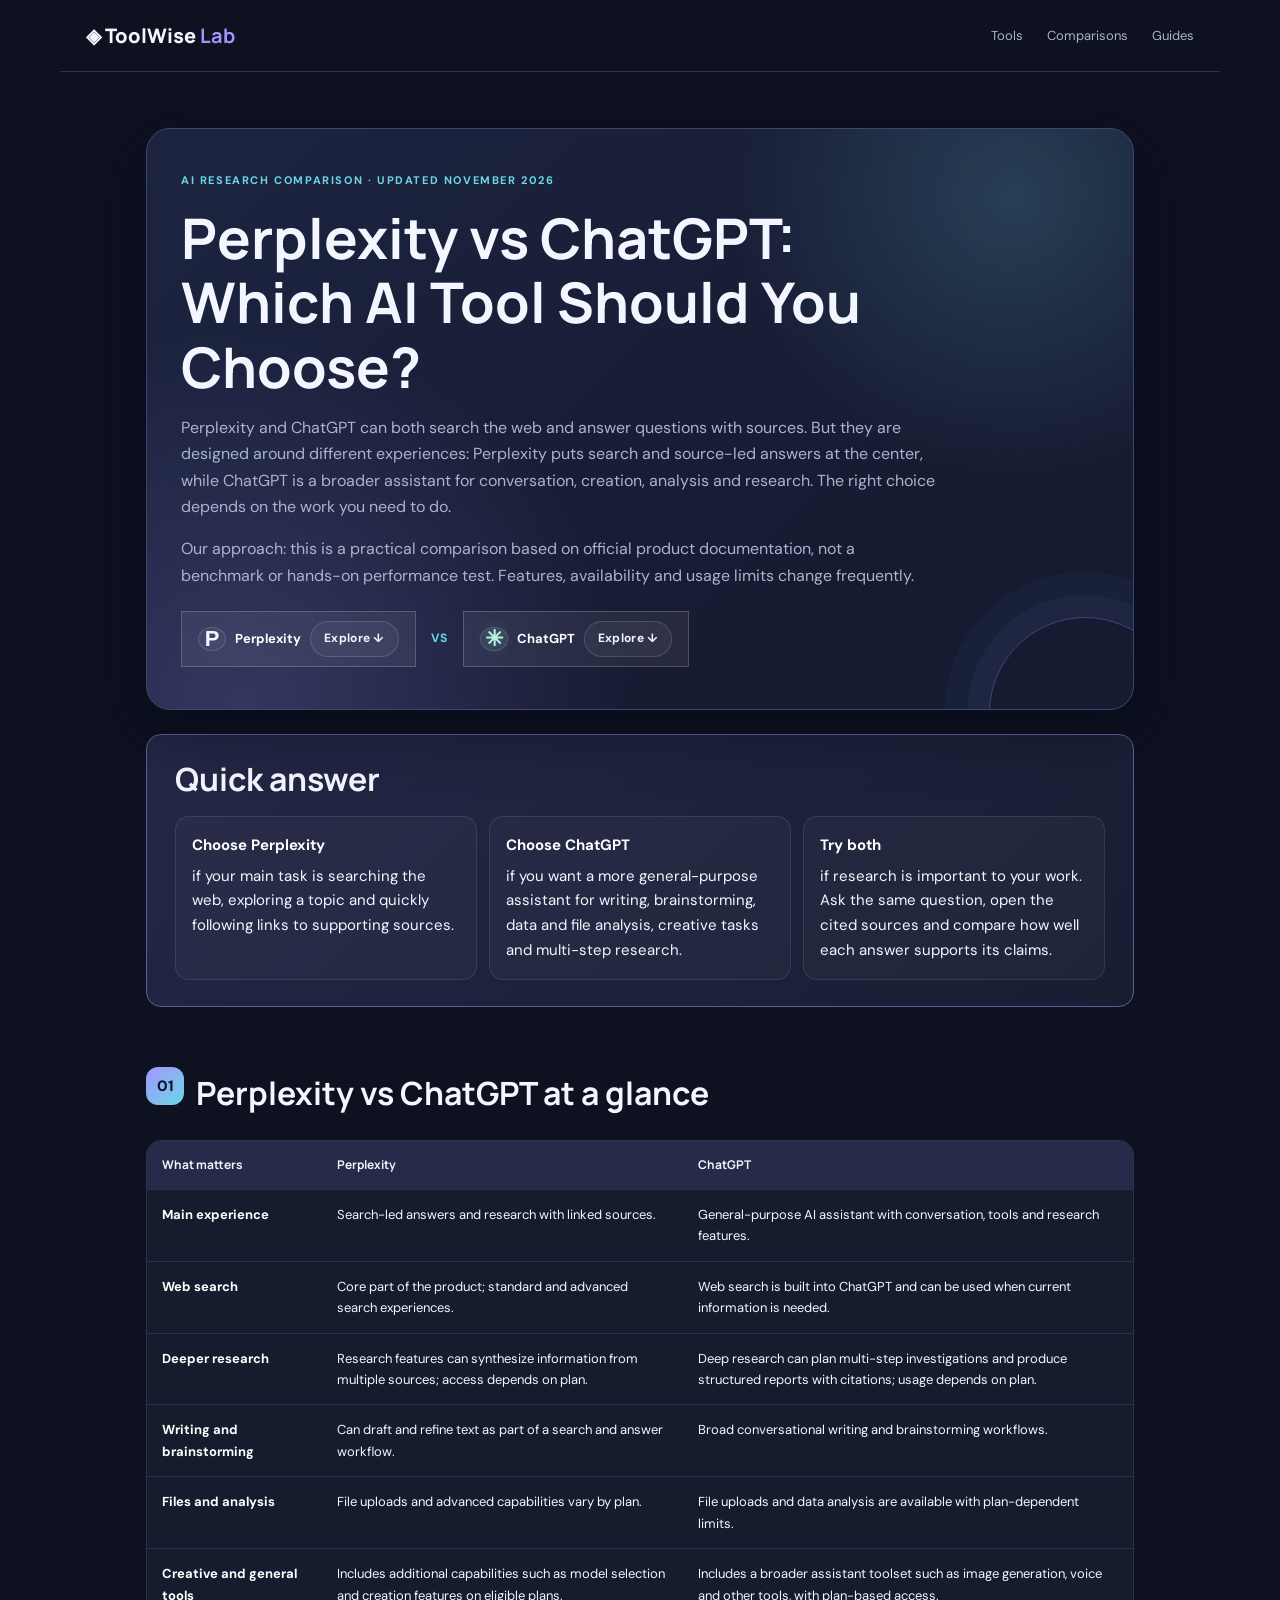
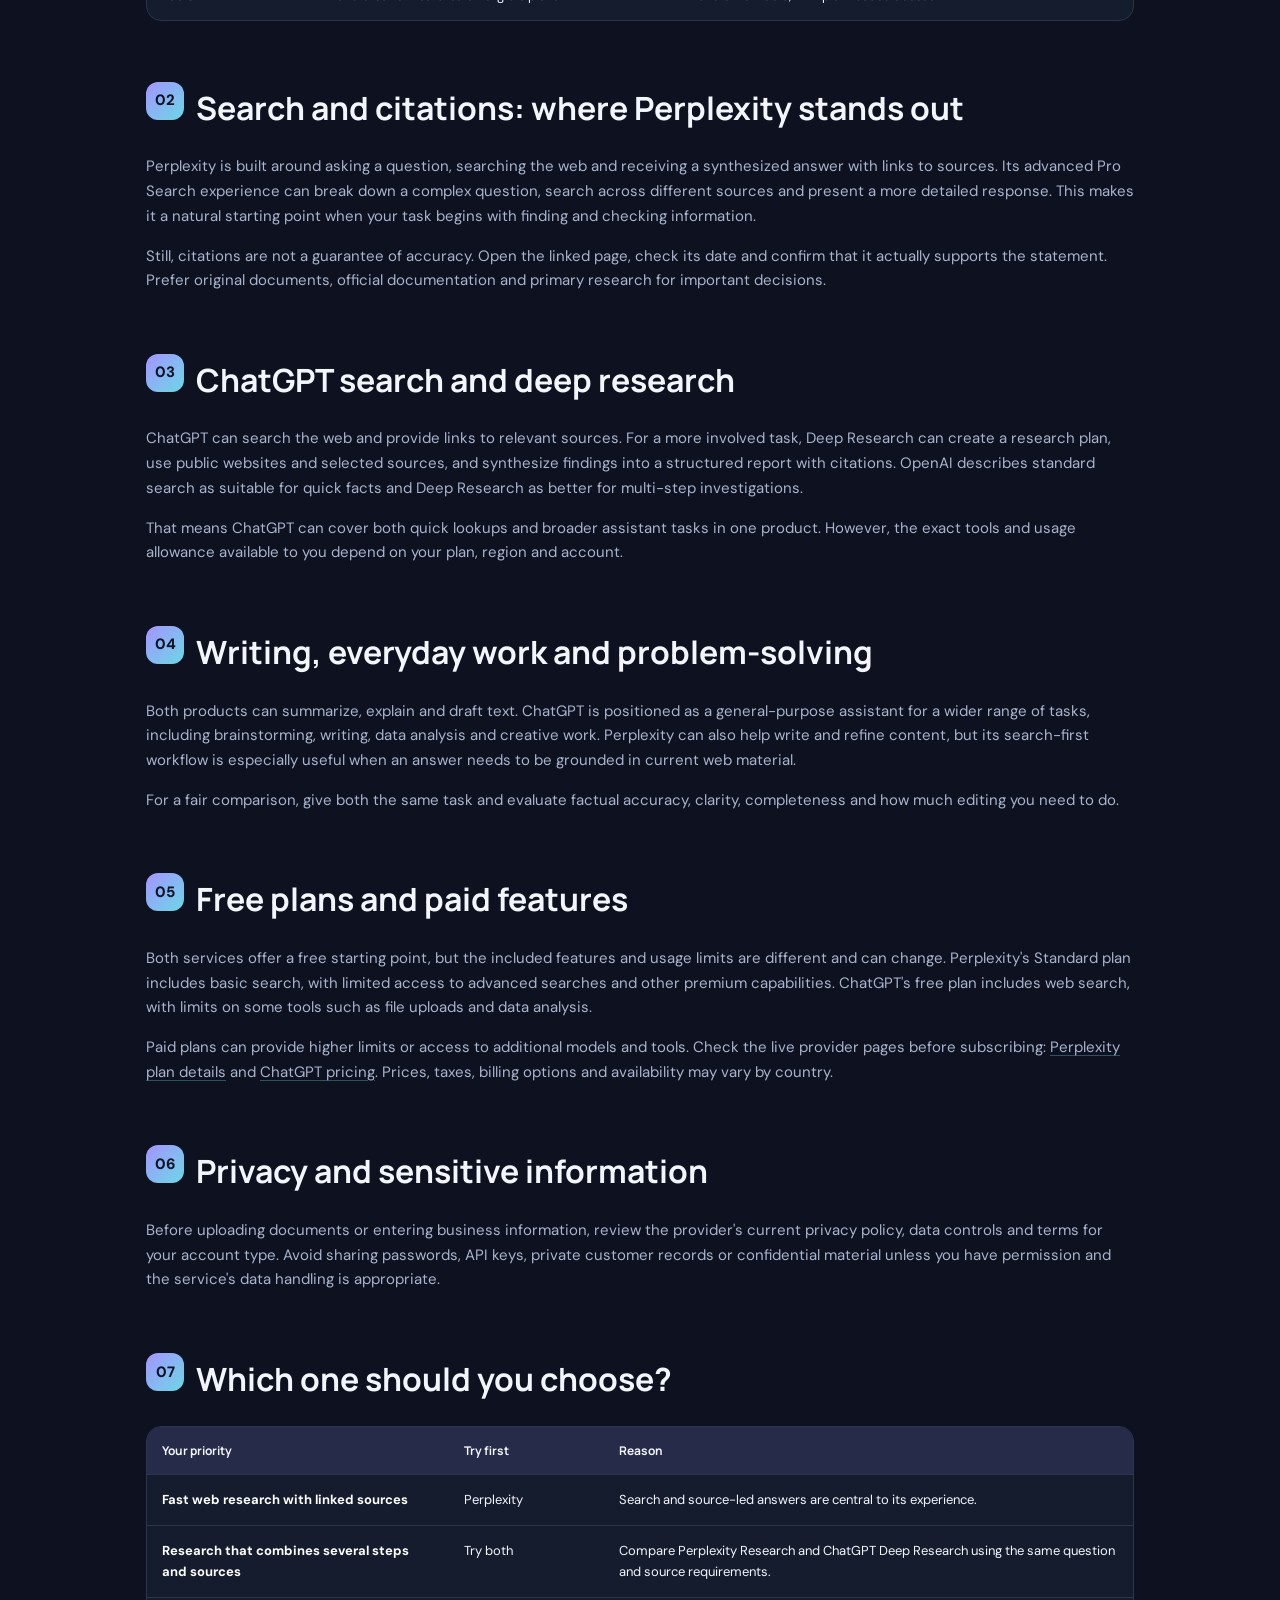
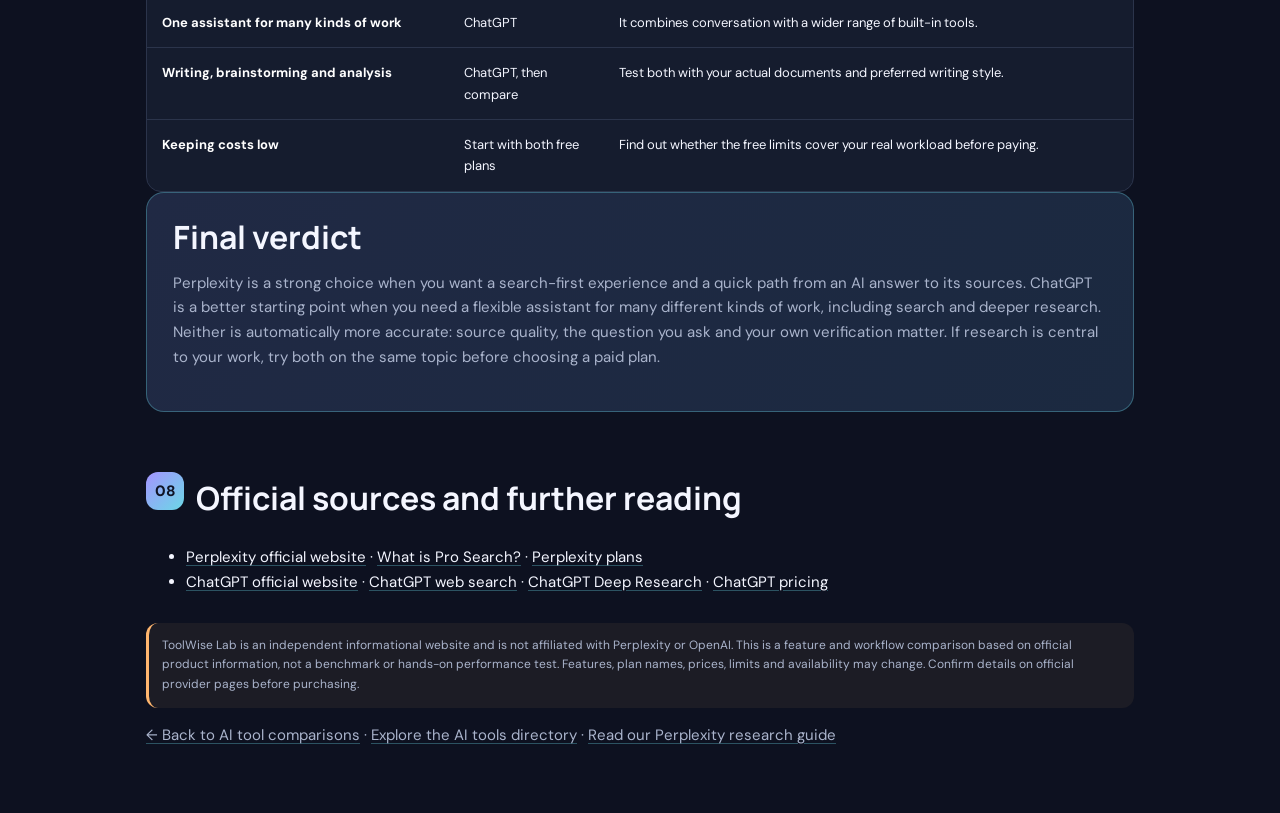
<file: comparisons/perplexity-vs-chatgpt.html>
<!doctype html>
<html lang="en">
<head>
<meta charset="utf-8">
<meta name="viewport" content="width=device-width,initial-scale=1">
<meta name="description" content="Perplexity vs ChatGPT: compare web search, cited answers, deep research, everyday assistance, file tools, free plans and costs to choose the right AI tool.">
<meta name="robots" content="index,follow">
<link rel="canonical" href="https://lausan05.github.io/toolwise-lab/comparisons/perplexity-vs-chatgpt.html">
<meta property="og:type" content="article">
<meta property="og:title" content="Perplexity vs ChatGPT: Which AI Tool Should You Choose? | ToolWise Lab">
<meta property="og:description" content="Compare Perplexity and ChatGPT for web research, citations, everyday work, deeper research and plan limits.">
<meta property="og:url" content="https://lausan05.github.io/toolwise-lab/comparisons/perplexity-vs-chatgpt.html">
<meta property="og:site_name" content="ToolWise Lab">
<meta name="twitter:card" content="summary">
<meta name="twitter:title" content="Perplexity vs ChatGPT: Which AI Tool Should You Choose? | ToolWise Lab">
<meta name="twitter:description" content="Compare Perplexity and ChatGPT for web research, citations, everyday work, deeper research and plan limits.">
<title>Perplexity vs ChatGPT: Which AI Tool Should You Choose? | ToolWise Lab</title>
<link rel="stylesheet" href="../assets/css/style.css?v=20261107-6">
</head>
<body>
<header><a class="brand" href="../index.html">◈ ToolWise <b>Lab</b></a><nav><a href="../tools/index.html">Tools</a><a href="index.html">Comparisons</a><a href="../guides/index.html">Guides</a></nav></header>
<main class="page comparison-page">
<section class="compare-hero"><span class="eyebrow">AI research comparison · Updated November 2026</span>
<h1>Perplexity vs ChatGPT: Which AI Tool Should You Choose?</h1>
<p>Perplexity and ChatGPT can both search the web and answer questions with sources. But they are designed around different experiences: Perplexity puts search and source-led answers at the center, while ChatGPT is a broader assistant for conversation, creation, analysis and research. The right choice depends on the work you need to do.</p>
<p class="note">Our approach: this is a practical comparison based on official product documentation, not a benchmark or hands-on performance test. Features, availability and usage limits change frequently.</p>
<div class="brand-pills" aria-label="Visit Perplexity or ChatGPT"><a class="brand-pill" href="../tools/index.html#perplexity"><span class="brand-mark" aria-hidden="true">P</span><strong>Perplexity</strong><span class="jump-hint">Explore ↓</span></a><b class="versus-mark">VS</b><a class="brand-pill" href="../tools/index.html#chatgpt"><span class="brand-mark chatgpt-mark" aria-hidden="true">✳</span><strong>ChatGPT</strong><span class="jump-hint">Explore ↓</span></a></div></section>
<article class="panel quick-panel"><h2>Quick answer</h2><div class="quick-grid">
<div class="quick-pick"><strong>Choose Perplexity</strong> if your main task is searching the web, exploring a topic and quickly following links to supporting sources.</div>
<div class="quick-pick"><strong>Choose ChatGPT</strong> if you want a more general-purpose assistant for writing, brainstorming, data and file analysis, creative tasks and multi-step research.</div>
<div class="quick-pick"><strong>Try both</strong> if research is important to your work. Ask the same question, open the cited sources and compare how well each answer supports its claims.</div>
</div></article>
<div class="section-heading"><span class="number">01</span><h2>Perplexity vs ChatGPT at a glance</h2></div>
<table><thead><tr><th>What matters</th><th>Perplexity</th><th>ChatGPT</th></tr></thead><tbody>
<tr><td>Main experience</td><td>Search-led answers and research with linked sources.</td><td>General-purpose AI assistant with conversation, tools and research features.</td></tr>
<tr><td>Web search</td><td>Core part of the product; standard and advanced search experiences.</td><td>Web search is built into ChatGPT and can be used when current information is needed.</td></tr>
<tr><td>Deeper research</td><td>Research features can synthesize information from multiple sources; access depends on plan.</td><td>Deep research can plan multi-step investigations and produce structured reports with citations; usage depends on plan.</td></tr>
<tr><td>Writing and brainstorming</td><td>Can draft and refine text as part of a search and answer workflow.</td><td>Broad conversational writing and brainstorming workflows.</td></tr>
<tr><td>Files and analysis</td><td>File uploads and advanced capabilities vary by plan.</td><td>File uploads and data analysis are available with plan-dependent limits.</td></tr>
<tr><td>Creative and general tools</td><td>Includes additional capabilities such as model selection and creation features on eligible plans.</td><td>Includes a broader assistant toolset such as image generation, voice and other tools, with plan-based access.</td></tr>
</tbody></table>
<div class="section-heading"><span class="number">02</span><h2>Search and citations: where Perplexity stands out</h2></div>
<p>Perplexity is built around asking a question, searching the web and receiving a synthesized answer with links to sources. Its advanced Pro Search experience can break down a complex question, search across different sources and present a more detailed response. This makes it a natural starting point when your task begins with finding and checking information.</p>
<p>Still, citations are not a guarantee of accuracy. Open the linked page, check its date and confirm that it actually supports the statement. Prefer original documents, official documentation and primary research for important decisions.</p>
<div class="section-heading"><span class="number">03</span><h2>ChatGPT search and deep research</h2></div>
<p>ChatGPT can search the web and provide links to relevant sources. For a more involved task, Deep Research can create a research plan, use public websites and selected sources, and synthesize findings into a structured report with citations. OpenAI describes standard search as suitable for quick facts and Deep Research as better for multi-step investigations.</p>
<p>That means ChatGPT can cover both quick lookups and broader assistant tasks in one product. However, the exact tools and usage allowance available to you depend on your plan, region and account.</p>
<div class="section-heading"><span class="number">04</span><h2>Writing, everyday work and problem-solving</h2></div>
<p>Both products can summarize, explain and draft text. ChatGPT is positioned as a general-purpose assistant for a wider range of tasks, including brainstorming, writing, data analysis and creative work. Perplexity can also help write and refine content, but its search-first workflow is especially useful when an answer needs to be grounded in current web material.</p>
<p>For a fair comparison, give both the same task and evaluate factual accuracy, clarity, completeness and how much editing you need to do.</p>
<div class="section-heading"><span class="number">05</span><h2>Free plans and paid features</h2></div>
<p>Both services offer a free starting point, but the included features and usage limits are different and can change. Perplexity's Standard plan includes basic search, with limited access to advanced searches and other premium capabilities. ChatGPT's free plan includes web search, with limits on some tools such as file uploads and data analysis.</p>
<p>Paid plans can provide higher limits or access to additional models and tools. Check the live provider pages before subscribing: <a href="https://www.perplexity.ai/help-center/en/articles/11187416-which-perplexity-subscription-plan-is-right-for-you" target="_blank" rel="noopener">Perplexity plan details</a> and <a href="https://chatgpt.com/pricing/" target="_blank" rel="noopener">ChatGPT pricing</a>. Prices, taxes, billing options and availability may vary by country.</p>
<div class="section-heading"><span class="number">06</span><h2>Privacy and sensitive information</h2></div>
<p>Before uploading documents or entering business information, review the provider's current privacy policy, data controls and terms for your account type. Avoid sharing passwords, API keys, private customer records or confidential material unless you have permission and the service's data handling is appropriate.</p>
<div class="section-heading"><span class="number">07</span><h2>Which one should you choose?</h2></div>
<table><thead><tr><th>Your priority</th><th>Try first</th><th>Reason</th></tr></thead><tbody>
<tr><td>Fast web research with linked sources</td><td>Perplexity</td><td>Search and source-led answers are central to its experience.</td></tr>
<tr><td>Research that combines several steps and sources</td><td>Try both</td><td>Compare Perplexity Research and ChatGPT Deep Research using the same question and source requirements.</td></tr>
<tr><td>One assistant for many kinds of work</td><td>ChatGPT</td><td>It combines conversation with a wider range of built-in tools.</td></tr>
<tr><td>Writing, brainstorming and analysis</td><td>ChatGPT, then compare</td><td>Test both with your actual documents and preferred writing style.</td></tr>
<tr><td>Keeping costs low</td><td>Start with both free plans</td><td>Find out whether the free limits cover your real workload before paying.</td></tr>
</tbody></table>
<section class="verdict-card"><h2>Final verdict</h2><p>Perplexity is a strong choice when you want a search-first experience and a quick path from an AI answer to its sources. ChatGPT is a better starting point when you need a flexible assistant for many different kinds of work, including search and deeper research. Neither is automatically more accurate: source quality, the question you ask and your own verification matter. If research is central to your work, try both on the same topic before choosing a paid plan.</p></section>
<div class="section-heading"><span class="number">08</span><h2>Official sources and further reading</h2></div>
<ul>
<li><a href="https://www.perplexity.ai/" target="_blank" rel="noopener">Perplexity official website</a> · <a href="https://www.perplexity.ai/help-center/en/articles/10352903-what-is-pro-search" target="_blank" rel="noopener">What is Pro Search?</a> · <a href="https://www.perplexity.ai/help-center/en/articles/11187416-which-perplexity-subscription-plan-is-right-for-you" target="_blank" rel="noopener">Perplexity plans</a></li>
<li><a href="https://chatgpt.com/" target="_blank" rel="noopener">ChatGPT official website</a> · <a href="https://help.openai.com/en/articles/9237897-searching-the-web-with-chatgpt" target="_blank" rel="noopener">ChatGPT web search</a> · <a href="https://help.openai.com/en/articles/10500283-deep-research-in-chatgpt" target="_blank" rel="noopener">ChatGPT Deep Research</a> · <a href="https://chatgpt.com/pricing/" target="_blank" rel="noopener">ChatGPT pricing</a></li>
</ul>
<p class="disclaimer">ToolWise Lab is an independent informational website and is not affiliated with Perplexity or OpenAI. This is a feature and workflow comparison based on official product information, not a benchmark or hands-on performance test. Features, plan names, prices, limits and availability may change. Confirm details on official provider pages before purchasing.</p>
<p><a href="index.html">← Back to AI tool comparisons</a> · <a href="../tools/index.html">Explore the AI tools directory</a> · <a href="../guides/perplexity-ai-research-guide.html">Read our Perplexity research guide</a></p>
</main>
</body></html>
</file>
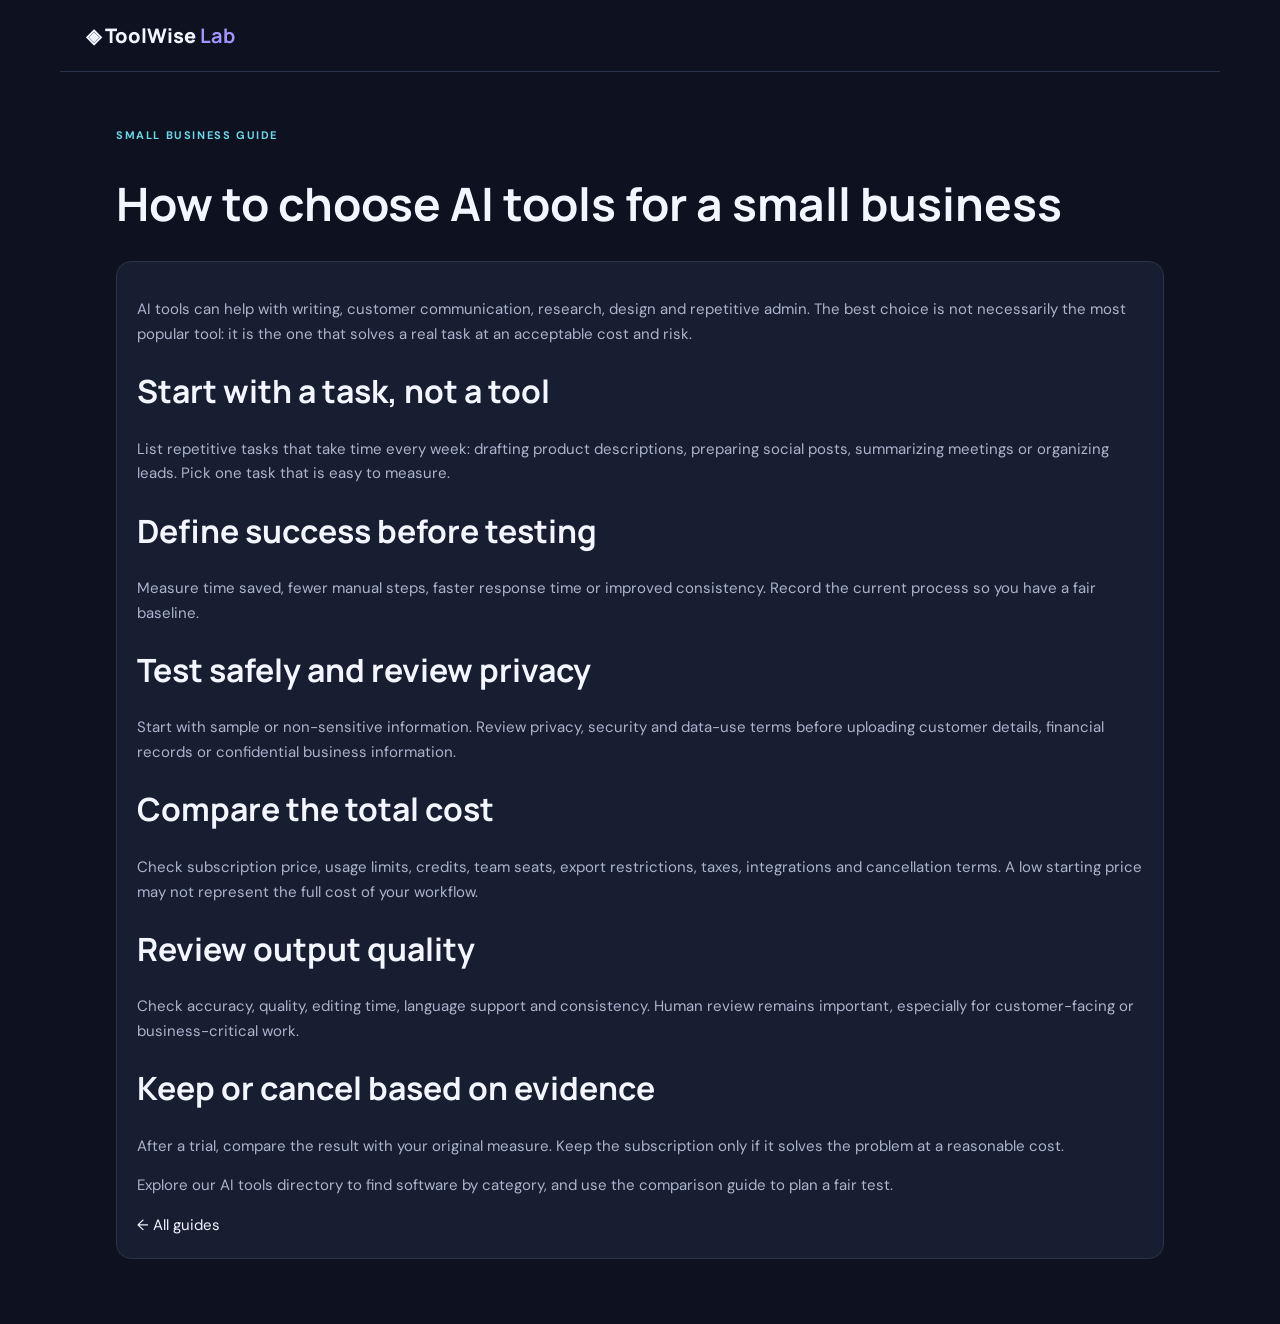
<file: guides/choose-ai-tools.html>
<!doctype html><html lang="en"><head><meta charset="utf-8"><meta name="viewport" content="width=device-width,initial-scale=1"><meta name="description" content="A practical guide for small businesses choosing AI tools. Identify useful tasks, compare costs and privacy, test results and avoid unnecessary subscriptions."><meta name="robots" content="index,follow"><title>How to Choose AI Tools for a Small Business | ToolWise Lab</title><link rel="stylesheet" href="../assets/css/style.css"></head><body><header><a class="brand" href="../index.html">◈ ToolWise <b>Lab</b></a></header><main class="page"><span class="eyebrow">Small business guide</span><h1>How to choose AI tools for a small business</h1><article class="panel"><p>AI tools can help with writing, customer communication, research, design and repetitive admin. The best choice is not necessarily the most popular tool: it is the one that solves a real task at an acceptable cost and risk.</p><h2>Start with a task, not a tool</h2><p>List repetitive tasks that take time every week: drafting product descriptions, preparing social posts, summarizing meetings or organizing leads. Pick one task that is easy to measure.</p><h2>Define success before testing</h2><p>Measure time saved, fewer manual steps, faster response time or improved consistency. Record the current process so you have a fair baseline.</p><h2>Test safely and review privacy</h2><p>Start with sample or non-sensitive information. Review privacy, security and data-use terms before uploading customer details, financial records or confidential business information.</p><h2>Compare the total cost</h2><p>Check subscription price, usage limits, credits, team seats, export restrictions, taxes, integrations and cancellation terms. A low starting price may not represent the full cost of your workflow.</p><h2>Review output quality</h2><p>Check accuracy, quality, editing time, language support and consistency. Human review remains important, especially for customer-facing or business-critical work.</p><h2>Keep or cancel based on evidence</h2><p>After a trial, compare the result with your original measure. Keep the subscription only if it solves the problem at a reasonable cost.</p><p>Explore our <a href="../tools/index.html">AI tools directory</a> to find software by category, and use the <a href="../comparisons/index.html">comparison guide</a> to plan a fair test.</p><a href="index.html">← All guides</a></article></main></body></html>
</file>
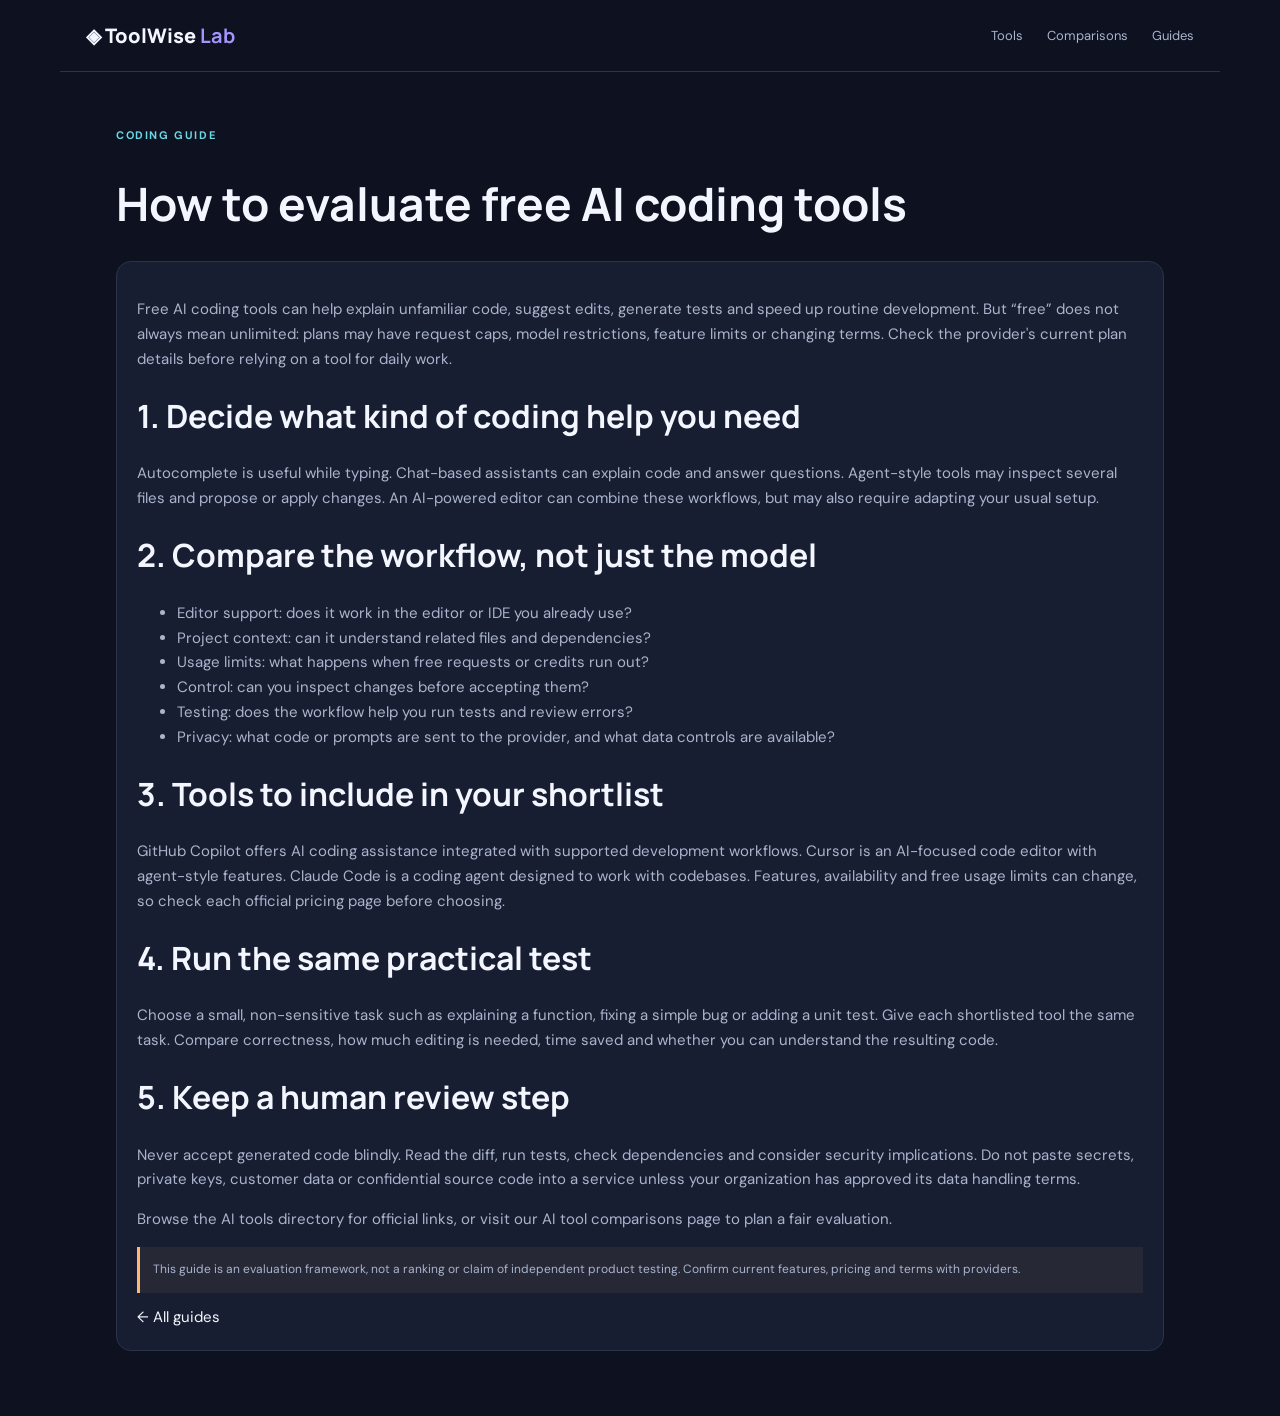
<file: guides/free-ai-coding-tools.html>
<!doctype html>
<html lang="en"><head><meta charset="utf-8"><meta name="viewport" content="width=device-width,initial-scale=1"><meta name="description" content="Learn how to evaluate free AI coding tools and coding assistants. Compare editor integration, usage limits, codebase context, privacy and review workflows."><meta name="robots" content="index,follow"><title>How to Evaluate Free AI Coding Tools | ToolWise Lab</title><link rel="stylesheet" href="../assets/css/style.css"></head>
<body><header><a class="brand" href="../index.html">◈ ToolWise <b>Lab</b></a><nav><a href="../tools/index.html">Tools</a><a href="../comparisons/index.html">Comparisons</a><a href="index.html">Guides</a></nav></header>
<main class="page"><span class="eyebrow">Coding guide</span><h1>How to evaluate free AI coding tools</h1>
<article class="panel"><p>Free AI coding tools can help explain unfamiliar code, suggest edits, generate tests and speed up routine development. But “free” does not always mean unlimited: plans may have request caps, model restrictions, feature limits or changing terms. Check the provider's current plan details before relying on a tool for daily work.</p>
<h2>1. Decide what kind of coding help you need</h2><p>Autocomplete is useful while typing. Chat-based assistants can explain code and answer questions. Agent-style tools may inspect several files and propose or apply changes. An AI-powered editor can combine these workflows, but may also require adapting your usual setup.</p>
<h2>2. Compare the workflow, not just the model</h2><ul><li>Editor support: does it work in the editor or IDE you already use?</li><li>Project context: can it understand related files and dependencies?</li><li>Usage limits: what happens when free requests or credits run out?</li><li>Control: can you inspect changes before accepting them?</li><li>Testing: does the workflow help you run tests and review errors?</li><li>Privacy: what code or prompts are sent to the provider, and what data controls are available?</li></ul>
<h2>3. Tools to include in your shortlist</h2><p><a href="https://github.com/features/copilot">GitHub Copilot</a> offers AI coding assistance integrated with supported development workflows. <a href="https://cursor.com/">Cursor</a> is an AI-focused code editor with agent-style features. <a href="https://claude.com/product/claude-code">Claude Code</a> is a coding agent designed to work with codebases. Features, availability and free usage limits can change, so check each official pricing page before choosing.</p>
<h2>4. Run the same practical test</h2><p>Choose a small, non-sensitive task such as explaining a function, fixing a simple bug or adding a unit test. Give each shortlisted tool the same task. Compare correctness, how much editing is needed, time saved and whether you can understand the resulting code.</p>
<h2>5. Keep a human review step</h2><p>Never accept generated code blindly. Read the diff, run tests, check dependencies and consider security implications. Do not paste secrets, private keys, customer data or confidential source code into a service unless your organization has approved its data handling terms.</p>
<p>Browse the <a href="../tools/index.html">AI tools directory</a> for official links, or visit our <a href="../comparisons/index.html">AI tool comparisons</a> page to plan a fair evaluation.</p><p class="disclaimer">This guide is an evaluation framework, not a ranking or claim of independent product testing. Confirm current features, pricing and terms with providers.</p><a href="index.html">← All guides</a></article></main>
</body></html>
</file>
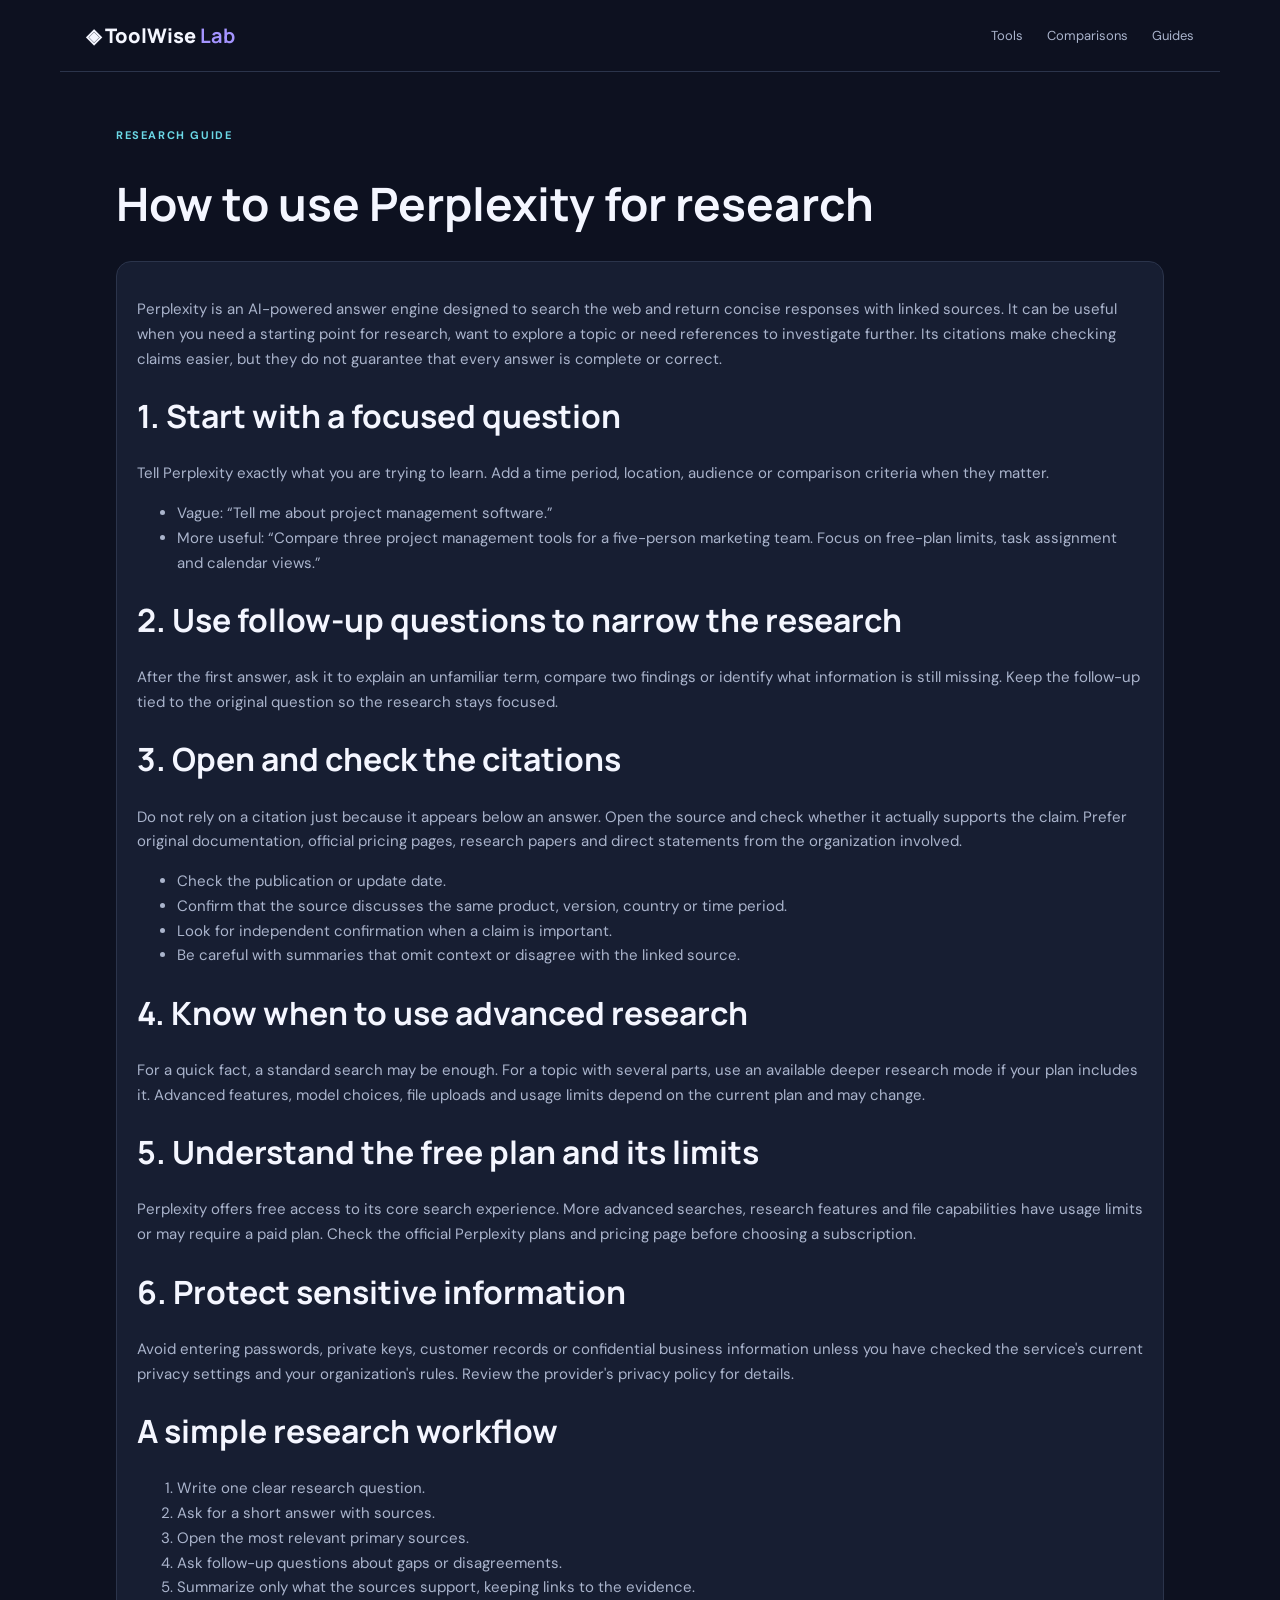
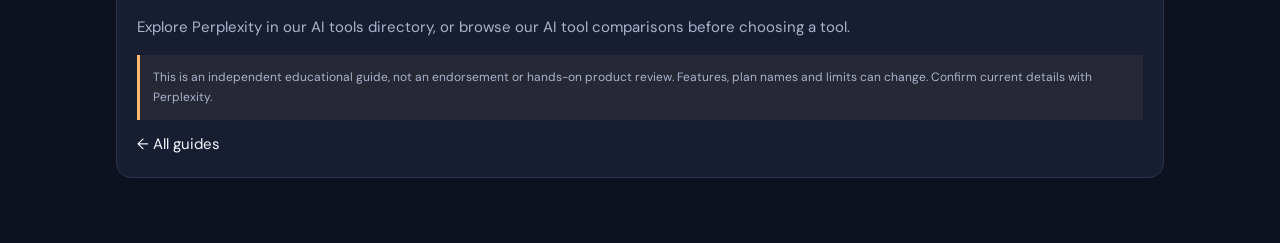
<file: guides/perplexity-ai-research-guide.html>
<!doctype html>
<html lang="en">
<head>
<meta charset="utf-8">
<meta name="viewport" content="width=device-width,initial-scale=1">
<meta name="description" content="Learn how to use Perplexity for web research, check cited sources, compare information and understand its free plan and limitations.">
<meta name="robots" content="index,follow">
<link rel="canonical" href="https://lausan05.github.io/toolwise-lab/guides/perplexity-ai-research-guide.html">
<meta property="og:type" content="article">
<meta property="og:title" content="How to Use Perplexity for Research | ToolWise Lab">
<meta property="og:description" content="A practical beginner's guide to asking better research questions, checking citations and understanding Perplexity's limits.">
<meta property="og:url" content="https://lausan05.github.io/toolwise-lab/guides/perplexity-ai-research-guide.html">
<meta property="og:site_name" content="ToolWise Lab">
<meta name="twitter:card" content="summary">
<meta name="twitter:title" content="How to Use Perplexity for Research | ToolWise Lab">
<meta name="twitter:description" content="A practical beginner's guide to asking better research questions, checking citations and understanding Perplexity's limits.">
<title>How to Use Perplexity for Research | ToolWise Lab</title>
<link rel="stylesheet" href="../assets/css/style.css?v=20261107-6">
</head>
<body>
<header><a class="brand" href="../index.html">◈ ToolWise <b>Lab</b></a><nav><a href="../tools/index.html">Tools</a><a href="../comparisons/index.html">Comparisons</a><a href="index.html">Guides</a></nav></header>
<main class="page"><span class="eyebrow">Research guide</span><h1>How to use Perplexity for research</h1>
<article class="panel">
<p>Perplexity is an AI-powered answer engine designed to search the web and return concise responses with linked sources. It can be useful when you need a starting point for research, want to explore a topic or need references to investigate further. Its citations make checking claims easier, but they do not guarantee that every answer is complete or correct.</p>
<h2>1. Start with a focused question</h2>
<p>Tell Perplexity exactly what you are trying to learn. Add a time period, location, audience or comparison criteria when they matter.</p>
<ul><li>Vague: “Tell me about project management software.”</li><li>More useful: “Compare three project management tools for a five-person marketing team. Focus on free-plan limits, task assignment and calendar views.”</li></ul>
<h2>2. Use follow-up questions to narrow the research</h2>
<p>After the first answer, ask it to explain an unfamiliar term, compare two findings or identify what information is still missing. Keep the follow-up tied to the original question so the research stays focused.</p>
<h2>3. Open and check the citations</h2>
<p>Do not rely on a citation just because it appears below an answer. Open the source and check whether it actually supports the claim. Prefer original documentation, official pricing pages, research papers and direct statements from the organization involved.</p>
<ul><li>Check the publication or update date.</li><li>Confirm that the source discusses the same product, version, country or time period.</li><li>Look for independent confirmation when a claim is important.</li><li>Be careful with summaries that omit context or disagree with the linked source.</li></ul>
<h2>4. Know when to use advanced research</h2>
<p>For a quick fact, a standard search may be enough. For a topic with several parts, use an available deeper research mode if your plan includes it. Advanced features, model choices, file uploads and usage limits depend on the current plan and may change.</p>
<h2>5. Understand the free plan and its limits</h2>
<p>Perplexity offers free access to its core search experience. More advanced searches, research features and file capabilities have usage limits or may require a paid plan. Check the official <a href="https://www.perplexity.ai/enterprise/pricing" target="_blank" rel="noopener">Perplexity plans and pricing</a> page before choosing a subscription.</p>
<h2>6. Protect sensitive information</h2>
<p>Avoid entering passwords, private keys, customer records or confidential business information unless you have checked the service's current privacy settings and your organization's rules. Review the provider's <a href="https://www.perplexity.ai/hub/legal/privacy-policy" target="_blank" rel="noopener">privacy policy</a> for details.</p>
<h2>A simple research workflow</h2>
<ol><li>Write one clear research question.</li><li>Ask for a short answer with sources.</li><li>Open the most relevant primary sources.</li><li>Ask follow-up questions about gaps or disagreements.</li><li>Summarize only what the sources support, keeping links to the evidence.</li></ol>
<p>Explore <a href="../tools/index.html#perplexity">Perplexity in our AI tools directory</a>, or browse our <a href="../comparisons/index.html">AI tool comparisons</a> before choosing a tool.</p>
<p class="disclaimer">This is an independent educational guide, not an endorsement or hands-on product review. Features, plan names and limits can change. Confirm current details with Perplexity.</p>
<a href="index.html">← All guides</a>
</article></main>
</body></html>
</file>
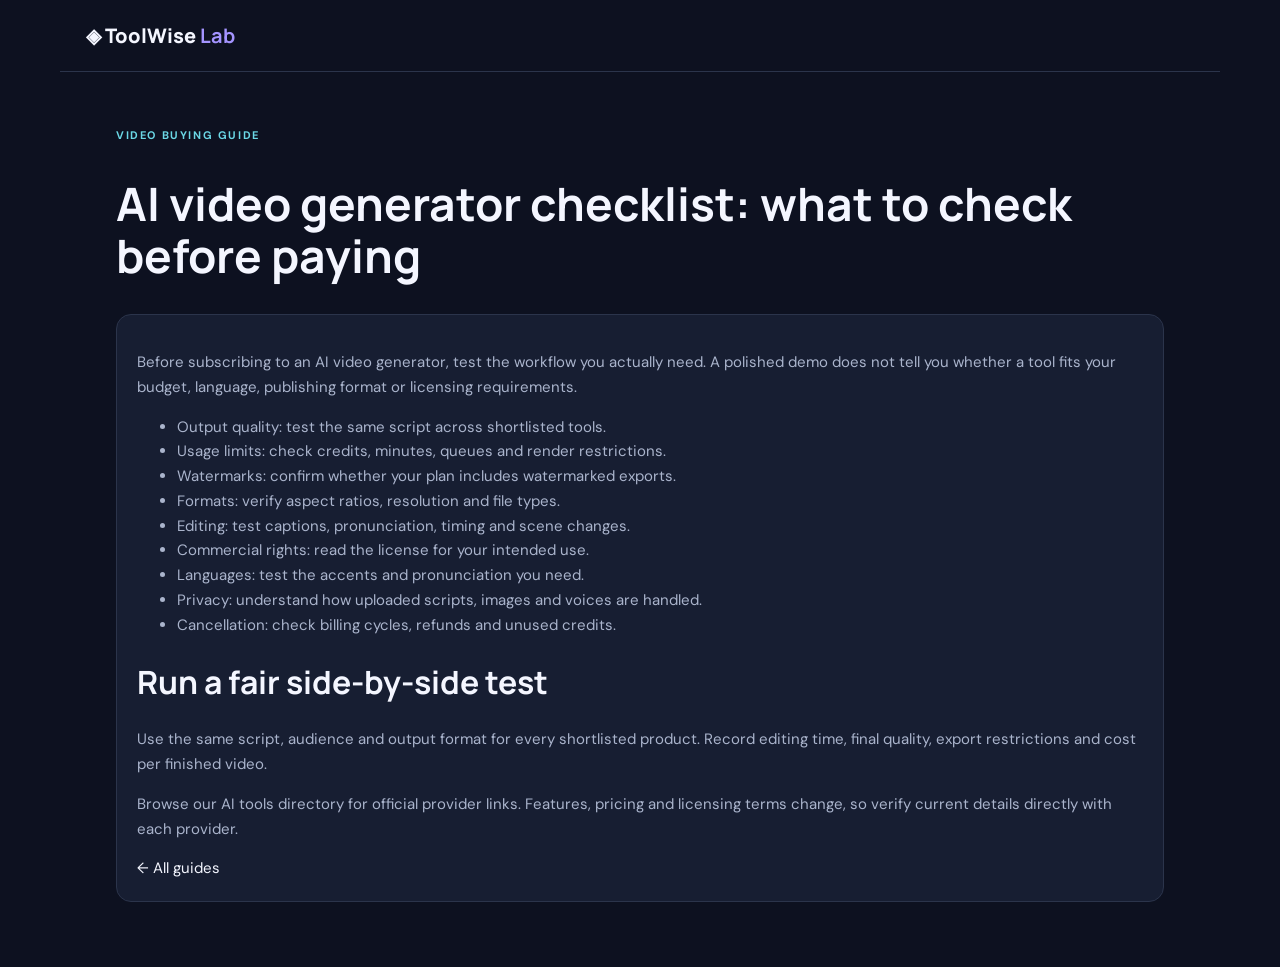
<file: guides/video-tool-checklist.html>
<!doctype html><html lang="en"><head><meta charset="utf-8"><meta name="viewport" content="width=device-width,initial-scale=1"><meta name="description" content="Use this checklist to compare AI video generators before subscribing. Check video quality, credits, watermarks, formats, commercial rights, privacy and cancellation."><meta name="robots" content="index,follow"><title>AI Video Generator Checklist: What to Check Before Paying | ToolWise Lab</title><link rel="stylesheet" href="../assets/css/style.css"></head><body><header><a class="brand" href="../index.html">◈ ToolWise <b>Lab</b></a></header><main class="page"><span class="eyebrow">Video buying guide</span><h1>AI video generator checklist: what to check before paying</h1><article class="panel"><p>Before subscribing to an AI video generator, test the workflow you actually need. A polished demo does not tell you whether a tool fits your budget, language, publishing format or licensing requirements.</p><ul><li>Output quality: test the same script across shortlisted tools.</li><li>Usage limits: check credits, minutes, queues and render restrictions.</li><li>Watermarks: confirm whether your plan includes watermarked exports.</li><li>Formats: verify aspect ratios, resolution and file types.</li><li>Editing: test captions, pronunciation, timing and scene changes.</li><li>Commercial rights: read the license for your intended use.</li><li>Languages: test the accents and pronunciation you need.</li><li>Privacy: understand how uploaded scripts, images and voices are handled.</li><li>Cancellation: check billing cycles, refunds and unused credits.</li></ul><h2>Run a fair side-by-side test</h2><p>Use the same script, audience and output format for every shortlisted product. Record editing time, final quality, export restrictions and cost per finished video.</p><p>Browse our <a href="../tools/index.html">AI tools directory</a> for official provider links. Features, pricing and licensing terms change, so verify current details directly with each provider.</p><a href="index.html">← All guides</a></article></main></body></html>
</file>
<file: assets/css/style.css>
@import url('https://fonts.googleapis.com/css2?family=DM+Sans:wght@400;600;700&family=Manrope:wght@600;700;800&display=swap');:root{--bg:#0d1120;--panel:#171e32;--text:#f4f6ff;--muted:#aab4cc;--line:#2b344b;--purple:#a494ff;--cyan:#6bd8e6}*{box-sizing:border-box}body{margin:0;background:var(--bg);color:var(--text);font:15px 'DM Sans',sans-serif;line-height:1.65}a{color:inherit;text-decoration:none}header,footer{max-width:1160px;margin:auto;padding:22px 26px;display:flex;justify-content:space-between;align-items:center;border-bottom:1px solid var(--line)}.brand{font:800 20px Manrope}.brand b,h1 em{color:var(--purple)}nav,footer div{display:flex;gap:24px;color:var(--muted);font-size:13px}.menu{display:none;background:none;color:white;border:0;font-size:24px}.hero{max-width:1160px;margin:auto;padding:80px 26px;min-height:470px;display:grid;grid-template-columns:1.1fr .9fr;align-items:center;gap:30px}.eyebrow{color:var(--cyan);font-size:11px;font-weight:700;text-transform:uppercase;letter-spacing:1.6px}h1,h2,h3{font-family:Manrope;line-height:1.15}h1{font-size:clamp(42px,6vw,68px)}h2{font-size:32px}p{color:var(--muted)}.btn{display:inline-block;margin-top:17px;padding:13px 18px;border-radius:10px;background:linear-gradient(110deg,#a494ff,#6bd8e6);color:#101426;font-weight:700}.hero-art{height:300px;display:grid;place-items:center;background:radial-gradient(ellipse,rgba(144,124,255,.2),transparent 65%)}.orb{width:150px;height:150px;border-radius:40px;background:linear-gradient(145deg,#33335f,#17233a);border:1px solid #7169ad;display:grid;place-content:center;text-align:center;font:800 52px Manrope;transform:rotate(-8deg)}.orb small{font:10px 'DM Sans';letter-spacing:4px;color:var(--cyan)}section:not(.hero){max-width:1160px;margin:auto;padding:45px 26px}.heading{display:flex;justify-content:space-between;align-items:end}.heading>a,.card a{color:var(--cyan)}.grid{display:grid;gap:14px}.four{grid-template-columns:repeat(4,1fr)}.tile,.card,.panel,.toolrow{background:var(--panel);border:1px solid var(--line);border-radius:15px;padding:20px}.tile{font-size:23px;color:var(--purple);min-height:140px}.tile b,.tile small{display:block}.tile b{font-size:14px;color:white;margin-top:12px}.tile small,.card p{font-size:12px;color:var(--muted)}.tag{font-size:10px;background:#252e46;padding:5px 9px;border-radius:20px}.note,.disclaimer{font-size:12px;color:var(--muted)}.callout{display:flex;justify-content:space-between;align-items:center;gap:20px;padding:16px 24px!important;background:#1c203c;border-radius:18px;margin-bottom:32px!important}.callout h2{font-size:26px;margin:5px 0}.callout p{font-size:13px;margin:5px 0}.callout .btn{margin-top:0;flex:0 0 auto}.page{max-width:1100px;margin:auto;padding:50px 26px}.page h1{font-size:46px}.panel{margin:15px 0}.panel li{color:var(--muted)}.search{width:100%;padding:13px;border-radius:9px;background:var(--panel);border:1px solid var(--line);color:white;font:inherit}.toolrow{margin:10px 0;display:flex;justify-content:space-between;gap:10px}.toolrow p{margin:3px 0;font-size:12px}.articlegrid{display:grid;grid-template-columns:repeat(2,1fr);gap:14px}.disclaimer{border-left:3px solid #ffb66e;padding:13px;background:#ffb66e10}footer{border-top:1px solid var(--line);border-bottom:0;flex-wrap:wrap}footer small{width:100%;color:#7f8aa5}@media(max-width:760px){.hero{grid-template-columns:1fr;padding-top:45px}.four{grid-template-columns:repeat(2,1fr)}.articlegrid{grid-template-columns:1fr}.menu{display:block}nav{display:none;position:absolute;top:65px;left:0;right:0;background:#171e32;padding:20px;flex-direction:column;z-index:3}nav.open{display:flex}.callout{align-items:flex-start;flex-direction:column}header{padding:17px 20px}.page{padding:35px 20px}footer div{flex-wrap:wrap}}@media(max-width:440px){.four{grid-template-columns:1fr}}

/* Editorial comparison page */
.comparison-page{max-width:1040px;padding-top:38px}
.comparison-page .compare-hero{position:relative;overflow:hidden;padding:38px 34px;margin:18px 0 24px;border:1px solid #41456d;border-radius:24px;background:radial-gradient(circle at 88% 12%,rgba(107,216,230,.18),transparent 28%),radial-gradient(circle at 10% 100%,rgba(164,148,255,.2),transparent 36%),linear-gradient(135deg,#1c2440,#171b32 72%);box-shadow:0 20px 60px #05081466}
.comparison-page .compare-hero:after{content:"";position:absolute;width:190px;height:190px;border:1px solid #a494ff55;border-radius:50%;right:-48px;bottom:-100px;box-shadow:0 0 0 22px #a494ff0b,0 0 0 45px #6bd8e608}
.comparison-page .compare-hero h1{max-width:760px;font-size:clamp(36px,5vw,56px);margin:14px 0}
.comparison-page .compare-hero p{max-width:760px;font-size:16px}
.comparison-page .brand-pills{display:flex;gap:10px;flex-wrap:wrap;margin:22px 0 4px}
.comparison-page .brand-pills span{border:1px solid #ffffff24;background:#ffffff0b;border-radius:999px;padding:7px 13px;font-size:12px;font-weight:700;color:#f4f6ff}
.comparison-page .brand-pills b{color:var(--cyan);padding:0 5px}
.comparison-page .quick-panel{padding:26px 28px;border-color:#655c9c;background:linear-gradient(135deg,#242746,#171e32)}
.comparison-page .quick-panel h2{margin-top:0}
.comparison-page .quick-grid{display:grid;grid-template-columns:repeat(3,1fr);gap:12px;margin-top:18px}
.comparison-page .quick-pick{padding:16px;border:1px solid #ffffff18;border-radius:14px;background:#ffffff08}
.comparison-page .quick-pick strong{display:block;color:#fff;margin-bottom:6px}
.comparison-page .quick-pick p{font-size:13px;margin:0}
.comparison-page .section-heading{display:flex;align-items:center;gap:12px;margin:42px 0 16px}
.comparison-page .section-heading .number{flex:0 0 38px;height:38px;display:grid;place-items:center;border-radius:12px;background:linear-gradient(135deg,#a494ff,#6bd8e6);color:#101426;font-weight:800}
.comparison-page h2{margin-bottom:12px}
.comparison-page table{width:100%;border-collapse:separate;border-spacing:0;overflow:hidden;border:1px solid var(--line);border-radius:15px;background:#151c2e;font-size:13px}
.comparison-page th{background:#252b49;color:#f6f5ff;text-align:left;font-family:Manrope;font-size:12px}
.comparison-page td,.comparison-page th{padding:14px 15px;border-bottom:1px solid var(--line);vertical-align:top}
.comparison-page tr:last-child td{border-bottom:0}
.comparison-page td:first-child{color:#fff;font-weight:700;min-width:145px}
.comparison-page tbody tr:hover{background:#ffffff06}
.comparison-page .tip-card{padding:20px 22px;margin:18px 0;border-radius:15px;background:#6bd8e60c;border:1px solid #6bd8e633}
.comparison-page .tip-card strong{color:var(--cyan)}
.comparison-page .verdict-card{padding:26px;border-radius:18px;border:1px solid #6bd8e655;background:linear-gradient(120deg,#202944,#1b2940)}
.comparison-page .verdict-card h2{margin-top:0}
.comparison-page .official-links{display:grid;grid-template-columns:repeat(2,1fr);gap:10px}
.comparison-page .official-links a{display:block;padding:14px 16px;border-radius:12px;background:#ffffff09;border:1px solid var(--line);color:var(--cyan);font-weight:700}
.comparison-page a{ text-decoration:underline;text-decoration-color:#6bd8e655;text-underline-offset:3px}
.comparison-page .disclaimer{margin-top:28px;border-radius:12px}
@media(max-width:700px){.comparison-page .compare-hero{padding:26px 21px}.comparison-page .quick-grid{grid-template-columns:1fr}.comparison-page table{display:block;overflow-x:auto;white-space:normal}.comparison-page td,.comparison-page th{min-width:150px}.comparison-page .official-links{grid-template-columns:1fr}.comparison-page .section-heading{margin-top:32px}}


/* Comparison brand marks */
.comparison-page .brand-pills .brand-pill{display:inline-flex;align-items:center;gap:9px;padding:9px 16px;background:#ffffff10;border:1px solid #ffffff30}
.comparison-page .brand-pill img{display:block;width:24px;height:24px;object-fit:contain}
.comparison-page .brand-pill strong{font-size:13px;color:#fff}
.comparison-page .brand-pills .versus-mark{align-self:center;font-size:12px;letter-spacing:1px}


/* Original visual workflow illustrations */
.comparison-page .visual-tour{max-width:none;margin:30px 0 42px;padding:26px 0}
.comparison-page .visual-tour-heading{margin-bottom:18px}
.comparison-page .visual-tour-heading h2{margin:8px 0}
.comparison-page .visual-tour-heading p{font-size:13px;max-width:700px}
.comparison-page .visual-tour-grid{display:grid;grid-template-columns:repeat(2,minmax(0,1fr));gap:18px}
.comparison-page .visual-card{margin:0;overflow:hidden;border:1px solid var(--line);border-radius:18px;background:linear-gradient(145deg,#1b2540,#151b2d);box-shadow:0 14px 34px #05081455}
.comparison-page .visual-card img{display:block;width:100%;height:auto;aspect-ratio:720/440;object-fit:cover}
.comparison-page .visual-card figcaption{display:flex;flex-direction:column;gap:4px;padding:16px 18px}
.comparison-page .visual-card figcaption strong{font:700 17px Manrope;color:#fff}
.comparison-page .visual-card figcaption span{font-size:13px;color:var(--muted)}
@media(max-width:700px){.comparison-page .visual-tour-grid{grid-template-columns:1fr}}


/* Reliable local hero marks: no third-party logo image requests */
.comparison-page .brand-pills .brand-mark{display:inline-flex;align-items:center;justify-content:center;width:24px;height:24px;border-radius:50%;font-size:22px;line-height:1;font-family:Arial,sans-serif}
.comparison-page .brand-pills .chatgpt-mark{color:#b7f2df;text-shadow:0 0 14px #5ce0bd88}
.comparison-page .brand-pills .claude-mark{color:#f3b18e;text-shadow:0 0 14px #e99a7188}


/* Clickable assistant symbols and jump-to descriptions */
.comparison-page .brand-pills a.brand-pill{text-decoration:none;cursor:pointer;transition:transform .18s ease,border-color .18s ease,background .18s ease}
.comparison-page .brand-pills a.brand-pill:hover,.comparison-page .brand-pills a.brand-pill:focus-visible{transform:translateY(-3px);border-color:#7cddf1;background:#ffffff18;outline:2px solid #6bd8e6;outline-offset:3px}
.comparison-page .jump-hint{font-size:10px;color:#9eabc8;letter-spacing:.3px}
.comparison-page .assistant-profiles{margin:34px 0 42px;scroll-margin-top:24px}
.comparison-page .assistant-profile-grid{display:grid;grid-template-columns:repeat(2,minmax(0,1fr));gap:18px}
.comparison-page .assistant-profile{scroll-margin-top:28px;padding:24px;border:1px solid var(--line);border-radius:18px;background:linear-gradient(145deg,#1c2944,#151b2d);box-shadow:0 12px 30px #05081444}
.comparison-page .assistant-profile h3{margin:12px 0 8px;font-size:21px;color:#fff}
.comparison-page .assistant-profile p{font-size:14px;line-height:1.75}
.comparison-page .assistant-profile a{display:inline-block;margin-top:8px;color:#75ddeb;font-weight:700;text-decoration:none}
.comparison-page .assistant-profile a:hover{text-decoration:underline}
.comparison-page .profile-symbol{font-size:32px;line-height:1}
@media(max-width:700px){.comparison-page .assistant-profile-grid{grid-template-columns:1fr}}


/* Keep directory category labels compact at the right of each tool row */
.toolrow{align-items:flex-start}
.toolrow>.tag{align-self:flex-start;display:inline-flex;align-items:center;justify-content:center;flex:0 0 auto;width:auto;min-width:0;height:auto;min-height:0;white-space:nowrap;line-height:1.4;padding:7px 11px;border-radius:999px}


/* Tool directory: branded visual cards with stable local monograms */
.page .toolrow.tool-card{display:grid;grid-template-columns:58px minmax(0,1fr) auto;align-items:center;gap:17px;padding:19px 20px;margin:12px 0;min-height:118px;transition:transform .18s ease,border-color .18s ease,box-shadow .18s ease}
.page .toolrow.tool-card:hover{transform:translateY(-2px);border-color:#65749a;box-shadow:0 12px 28px #05081455}
.tool-card .tool-mark{width:54px;height:54px;display:grid;place-items:center;border-radius:16px;font:800 27px Manrope;background:#27324d;color:#fff;box-shadow:inset 0 0 0 1px #ffffff16}
.tool-card .mark-chatgpt{color:#a9f0d9;background:#153d3a}
.tool-card .mark-eleven{color:#fff;background:#342d58}
.tool-card .mark-synthesia{color:#fff;background:#354b77}
.tool-card .mark-zapier{color:#ffb16c;background:#47352c}
.tool-card .mark-canva{color:#fff;background:linear-gradient(135deg,#3978e8,#8056db);font-style:italic}
.tool-card .mark-claude{color:#f3b18e;background:#49342f}
.tool-card .mark-copilot{color:#b6d8ff;background:#263c5d}
.tool-card .mark-cursor{color:#f4f6ff;background:#343b4d;font-size:22px}
.tool-card .tool-info{min-width:0}
.tool-card .tool-info>b{font:800 16px Manrope;color:#fff}
.tool-card .tool-info p{margin:5px 0 7px;font-size:13px;line-height:1.55}
.tool-card .tool-info a{font-size:12px;color:var(--cyan);font-weight:700}
.tool-card .tool-info a:hover{text-decoration:underline}
.tool-card>.tag{justify-self:end}
@media(max-width:600px){.page .toolrow.tool-card{grid-template-columns:46px minmax(0,1fr);gap:12px;padding:15px;min-height:0}.tool-card .tool-mark{width:44px;height:44px;border-radius:13px;font-size:23px}.tool-card>.tag{grid-column:2;justify-self:start;margin-top:-5px}.tool-card .tool-info p{font-size:12px}}


/* Refined, compact tool directory layout */
.tools-directory .tool-list{display:grid;gap:12px;margin-top:20px}
.tools-directory .toolrow.tool-card{display:grid;grid-template-columns:46px minmax(0,1fr) auto;align-items:center;gap:15px;margin:0;padding:17px 19px;min-height:0;border-radius:13px;transition:border-color .18s ease,background .18s ease}
.tools-directory .toolrow.tool-card:hover{border-color:#465474;background:#1a233a}
.tools-directory .tool-mark{width:42px;height:42px;display:grid;place-items:center;border-radius:12px;font:700 21px Manrope;background:#27324a;color:#e9edff}
.tools-directory .mark-chatgpt{color:#a9e8d4}.tools-directory .mark-eleven{color:#d7c7ff}.tools-directory .mark-synthesia{color:#b8d7ff}.tools-directory .mark-zapier{color:#ffc28d}.tools-directory .mark-canva{color:#c8c5ff}.tools-directory .mark-claude{color:#f1b99b}.tools-directory .mark-copilot{color:#b8d9ff}.tools-directory .mark-cursor{color:#fff}
.tools-directory .tool-info{min-width:0}
.tools-directory .tool-info>b{font:700 15px Manrope;color:#f4f6ff}
.tools-directory .tool-info p{margin:3px 0 5px;font-size:12px;line-height:1.5}
.tools-directory .tool-info a{font-size:12px;color:var(--cyan);font-weight:600}
.tools-directory .tool-info a:hover{text-decoration:underline}
.tools-directory .toolrow>.tag{align-self:center;justify-self:end;font-size:10px;padding:5px 9px;border-radius:20px;white-space:nowrap}
@media(max-width:600px){.tools-directory .toolrow.tool-card{grid-template-columns:38px minmax(0,1fr);gap:11px;padding:14px}.tools-directory .tool-mark{width:36px;height:36px;font-size:19px}.tools-directory .toolrow>.tag{grid-column:2;justify-self:start;margin-top:-2px}}


/* Simplified directory cards without decorative symbols */
.tools-directory .toolrow.tool-card{grid-template-columns:minmax(0,1fr) auto;gap:16px;padding:17px 19px}
.tools-directory .tool-mark{display:none}
@media(max-width:600px){.tools-directory .toolrow.tool-card{grid-template-columns:minmax(0,1fr) auto;gap:10px;padding:14px}.tools-directory .toolrow>.tag{grid-column:auto;justify-self:end;margin:0}}
</file>
